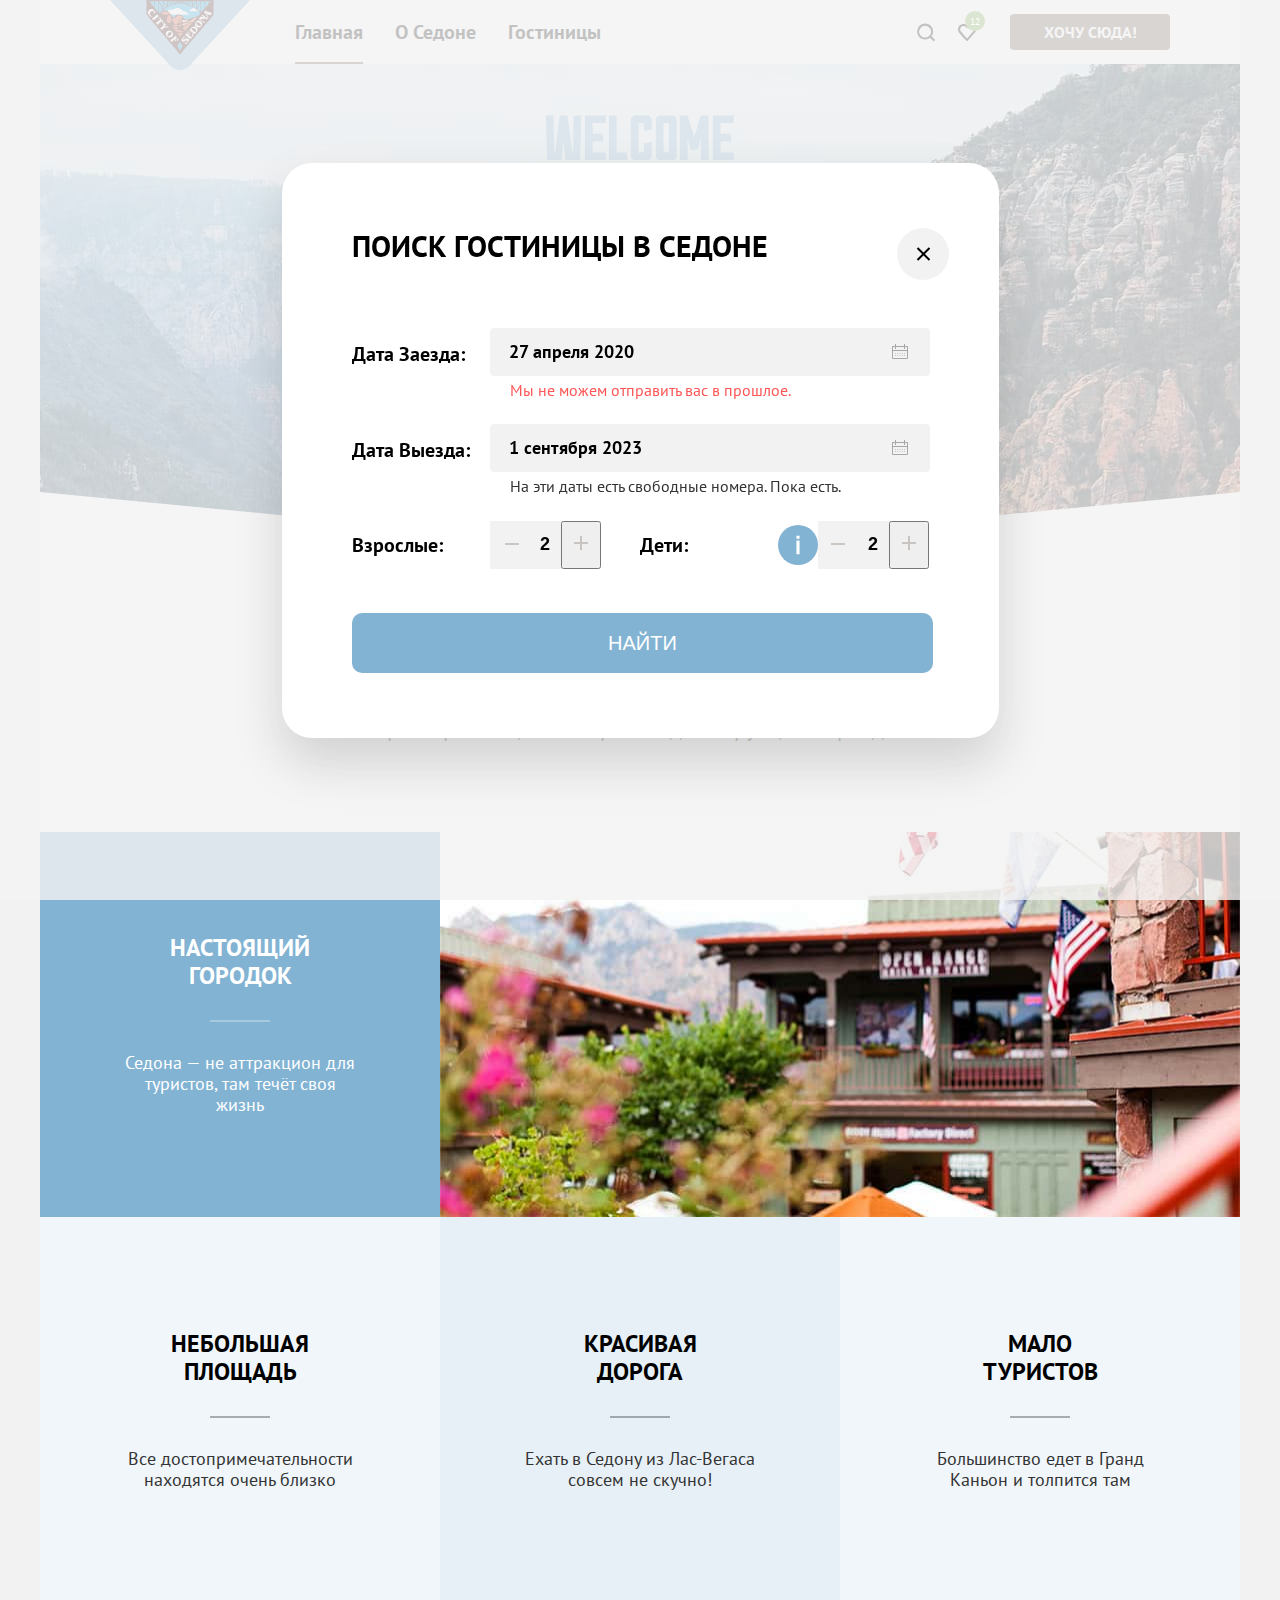
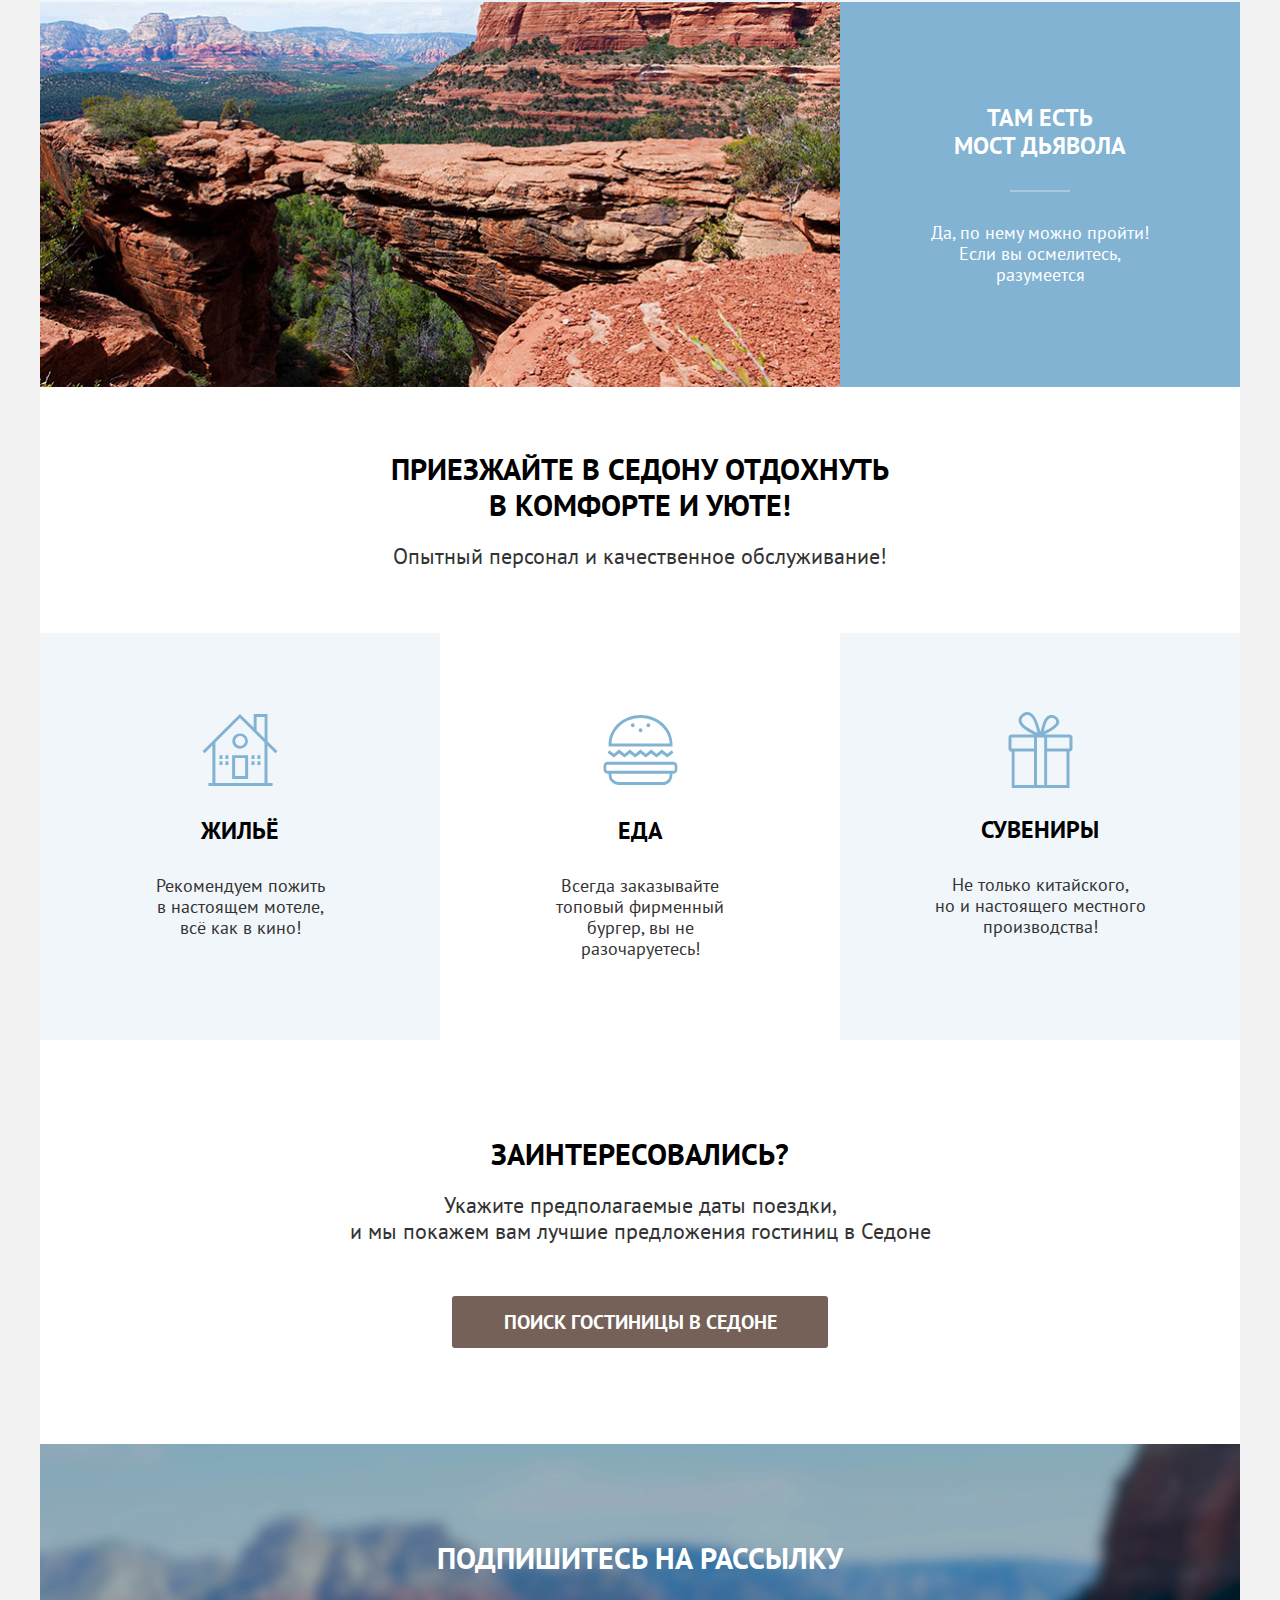
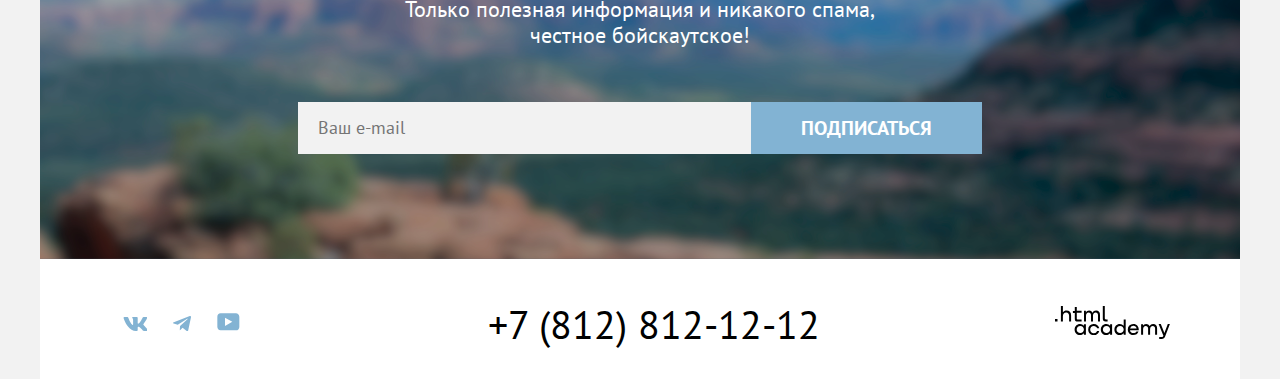
<file: index.html>
<!DOCTYPE html>
<html lang="ru">
  <head>
    <meta charset="utf-8">
    <title>HTML Academy: Седона</title>
    <link rel="stylesheet" href="styles/styles.css">
  </head>
  <body>
    <header class="page-header">
      <nav class="navigation">
        <a class="logo-link" href="#">
          <img alt="Логотип Седона" src="images/svg/logo.svg" width="140" height="70">
        </a>
        <ul class="navigation-list">
          <li>
            <a class="navigation-link navigation-decor" href="#">Главная</a>
          </li>
          <li>
            <a class="navigation-link" href="#">О Седоне</a>
          </li>
          <li>
            <a class="navigation-link" href="catalog.html">Гостиницы</a>
          </li>
        </ul>
        <div class="navigation-container-user">
          <ul class="navigation-list-user">
            <li class="icons-search">
              <a class="navigation-link-icons" href="#">
                <span class="visually-hidden">Поиск</span>
              </a>
            </li>
            <li class="icons-heart">
              <a class="navigation-link-icons navigation-icons" href="#">
                <span class="visually-hidden">Избранное</span>
              </a>
            </li>
          </ul>
          <a class="button-navigation-link" href="#">Хочу сюда!</a>
        </div>
      </nav>
    </header>
    <main class="main-container">
      <section class="hero">
        <h1 class="visually-hidden">Седона — небольшой городок в Аризоне </h1>
        <img class="hero-img" alt="Добро пожаловать в город Седона." src="images/svg/velcom.svg" width="458" height="352">
      </section>
      <section class="adventages">
        <h2 class="visually-hidden">Преимущества</h2>
        <p class="text-lead">Седона — небольшой городок в Аризоне, заслуживающий большего!</p>
        <p class="adventages-text-desc">Рассмотрим причины, по которым Седона круче, чем Гранд-Каньон!</p>
        <ul class="adventages-list">
          <li class="adventages-item">
            <h3 class="adventages-title">Настоящий городок</h3>
            <p class="adventages-text">Седона — не аттракцион для туристов, там течёт своя жизнь</p>
          </li>
          <li>
            <img class="adventages-imegs" alt="Домики на фоне гор" src="images/jpg/photo-1.jpg" width="800" height="385">
          </li>
          <li class="adventages-item">
            <h3 class="adventages-title adventages-title-wraper">Небольшая площадь</h3>
            <p class="adventages-text adventages-text-wraper">Все достопримечательности находятся очень близко</p>
          </li>
          <li class="adventages-item adventages-item-visible">
            <h3 class="adventages-title adventages-title-wraper">Красивая дорога</h3>
            <p class="adventages-text adventages-text-wraper">Ехать в Седону из Лас-Вегаса совсем не скучно!</p>
          </li>
          <li class="adventages-item">
            <h3 class="adventages-title adventages-title-wraper">Мало туристов</h3>
            <p class="adventages-text adventages-text-wraper">Большинство едет в Гранд Каньон и толпится там</p>
          </li>
          <li>
            <img class="adventages-imegs" alt="каньон, горы" src="images/jpg/photo-2.jpg" width="800" height="385">
          </li>
          <li class="adventages-item">
            <h3 class="adventages-title">Там есть <br>мост дьявола</h3>
            <p class="adventages-text">Да, по нему можно пройти! Если вы осмелитесь, разумеется</p>
          </li>
        </ul>
      </section>
      <section>
        <h2 class="visually-hidden">Сервис</h2>
        <div class="services-container">
          <p class="services-text-lead">Приезжайте в Седону отдохнуть в комфорте и уюте!</p>
          <p class="services-text-desc">Опытный персонал и качественное обслуживание!</p>
        </div>
        <ul class="services-list">
          <li class="services-item">
            <h3 class="services-title housing">Жильё</h3>
            <p class="services-text">Рекомендуем пожить <br>в настоящем мотеле,<br>всё как в кино!</p>
          </li>
          <li class="services-item services-item-meal">
            <h3 class="services-title meal">Еда</h3>
            <p class="services-text">Всегда заказывайте <br>топовый фирменный бургер, вы не разочаруетесь!</p>
          </li>
          <li class="services-item">
            <h3 class="services-title souvenirs">Сувениры</h3>
            <p class="services-text">Не только китайского, <br>но и настоящего местного производства!</p>
          </li>
        </ul>
      </section>
      <section class="search">
        <h2 class="search-title">Заинтересовались?</h2>
        <p class="search-text">Укажите предполагаемые даты поездки,<br> и мы покажем вам лучшие предложения гостиниц в Седоне</p>
        <a class="search-link-button" href="#">Поиск Гостиницы в Седоне</a>
      </section>
      <section class="subscride">
        <div class="subscride-container">
          <h2 class="subscride-title">Подпишитесь на рассылку</h2>
          <p class="subscride-text">Только полезная информация и никакого спама, честное бойскаутское!</p>
          <form class="subscride-form" action="https://echo.htmlacademy.ru" method="post">
            <input class="field"  placeholder="Ваш e-mail" type="email" name="subscride-email" id="subscride-email" required>
            <button class="button-subscride" type="submit">Подписаться</button>
          </form>
        </div>
      </section>
    </main>
    <footer class="page-footer">
      <section class='footer-contacts'>
        <h2 class="visually-hidden">Контактактная информация</h2>
        <ul class="footer-list">
          <li>
            <a class="footer-button" href="https://vk.com/htmlacademy">
              <span class="visually-hidden">ВКонтакте</span>
              <svg width="24" height="14" fill="#83B3D3" xmlns="http://www.w3.org/2000/svg">
                <path fill-rule="evenodd" clip-rule="evenodd" d="M24.1 1c.2-.6 0-1-.8-1h-2.6c-.7 0-1 .3-1.1.7 0 0-1.4 3.2-3.3 5.3-.6.6-.9.8-1.2.8-.2 0-.4-.2-.4-.7V.9c0-.6-.2-.9-.8-.9h-4c-.5 0-.8.3-.8.6 0 .6 1 .8 1 2.5V7c0 .8 0 1-.4 1-.9 0-3-3.2-4.3-6.9-.3-.7-.5-1-1.2-1H1.6C.8 0 .6.3.6.7c0 .7 1 4.1 4.2 8.6 2.2 3 5.2 4.7 8 4.7 1.7 0 1.9-.4 1.9-1v-2.3c0-.8.2-.9.7-.9.4 0 1 .2 2.6 1.7 1.8 1.7 2 2.5 3 2.5h2.7c.7 0 1.1-.4 1-1.1-.3-.7-1.2-1.8-2.3-3L20.6 8c-.4-.5-.3-.7 0-1.1 0 0 3.2-4.4 3.5-6Z"/>
              </svg>
            </a>
          </li>
          <li>
            <a class="footer-button" href="https://t.me/htmlacademy">
              <span class="visually-hidden">Телеграмм</span>
              <svg width="18" height="15" fill="#83B3D3" xmlns="http://www.w3.org/2000/svg">
                <path d="M16.79.1.84 6.25c-1.09.43-1.08 1.04-.2 1.31l4.1 1.28 9.47-5.98c.44-.27.85-.12.52.18L7.05 9.96l-.28 4.22c.41 0 .6-.19.83-.41l1.99-1.93 4.13 3.05c.77.42 1.31.2 1.5-.7l2.72-12.8c.28-1.12-.43-1.62-1.16-1.3Z"/>
              </svg>
            </a>
          </li>
          <li>
            <a class="footer-button" href="https://www.youtube.com/user/htmlacademyru">
              <span class="visually-hidden">Youtube</span>
              <svg width="23" height="18" viewBox="0 0 23 18" fill="#83B3D3" xmlns="http://www.w3.org/2000/svg">
                <path d="M18.9402 0.356445H3.50738C1.64668 0.356445 0.333252 1.9502 0.333252 3.75645V13.8502C0.333252 15.7627 1.64668 17.3564 3.50738 17.3564H19.1591C20.8009 17.3564 22.3333 15.7627 22.3333 13.9564V3.75645C22.1143 1.9502 20.8009 0.356445 18.9402 0.356445ZM7.99494 12.8939V4.81894L15.3283 8.85645L7.99494 12.8939Z"/>
              </svg>
            </a>
          </li>
        </ul>
        <a class="contacts" href="tel:+78128121212">+7 (812) 812-12-12</a>
        <a class="footer-link" href="https://echo.htmlacademy.ru">
          <span class="visually-hidden">Логотип html.academy</span>
          <svg width="115" height="33" fill="#000" xmlns="http://www.w3.org/2000/svg">
            <path d="M0 12.9v2.6h2.5v-2.6H0ZM11.6 4.5c-1.6 0-2.8.7-3.6 1.7h-.1V0h-2v15.5h2v-5.3c0-2.1 1.3-3.6 3.3-3.6 1.8 0 2.9 1.4 2.9 3.2v5.7h2V9.4c.1-3-1.8-4.9-4.5-4.9ZM26.6 4.8h-4.8V1.1h-2v3.8h-1.9v2h1.9v6c0 1.7 1 2.7 2.7 2.7h4.1v-2h-3.7c-.7 0-1.1-.4-1.1-1.1V6.8h4.8v-2ZM41.1 4.6c-1.6 0-2.9.8-3.5 2.1h-.1a3.7 3.7 0 0 0-3.4-2.1c-1.4 0-2.5.8-3.1 1.8h-.1V4.8H29v10.6h2V10c0-2 1-3.5 2.6-3.5 1.5 0 2.4 1 2.4 2.6v6.3h2V9.8c0-2.4 1.4-3.3 2.6-3.3 1.5 0 2.4 1 2.4 2.6v6.3h2V8.9c.1-2.5-1.4-4.3-3.9-4.3ZM47.8 12.7c0 1.7 1 2.7 2.8 2.7h2v-2h-1.7c-.7 0-1.1-.4-1.1-1.1V0h-2v12.7ZM28.9 19.7a4.9 4.9 0 0 0-3.9-1.8c-3.1 0-5.4 2.3-5.4 5.6s2.3 5.6 5.4 5.6c1.8 0 3-.8 3.8-1.9h.1v1.6h2V18.2h-2v1.5Zm-3.6 7.4a3.5 3.5 0 0 1-3.6-3.6c0-2 1.4-3.6 3.6-3.6s3.6 1.6 3.6 3.6c0 1.9-1.4 3.6-3.6 3.6ZM44.2 22c-.5-2.4-2.6-4.1-5.4-4.1a5.4 5.4 0 0 0-5.6 5.6c0 3.1 2.2 5.6 5.6 5.6 2.8 0 4.9-1.8 5.4-4.2h-2.1a3.4 3.4 0 0 1-3.3 2.3 3.5 3.5 0 0 1-3.6-3.6c0-2 1.4-3.6 3.6-3.6 1.6 0 2.8 1 3.3 2.2h2.1V22ZM55.1 19.7a4.9 4.9 0 0 0-3.9-1.8c-3.1 0-5.4 2.3-5.4 5.6s2.3 5.6 5.4 5.6c1.8 0 3-.8 3.8-1.9h.1v1.6h2V18.2h-2v1.5Zm-3.6 7.4a3.5 3.5 0 0 1-3.6-3.6c0-2 1.4-3.6 3.6-3.6s3.6 1.6 3.6 3.6c0 1.9-1.5 3.6-3.6 3.6ZM68.7 19.8a5 5 0 0 0-3.9-1.9c-3.1 0-5.4 2.3-5.4 5.6s2.2 5.6 5.4 5.6c1.7 0 3-.8 3.8-1.8h.1v1.5h2V13.4h-2v6.4Zm-3.6 7.3a3.5 3.5 0 0 1-3.6-3.6c0-2 1.4-3.6 3.6-3.6s3.6 1.6 3.6 3.6c-.1 2-1.5 3.6-3.6 3.6ZM78.3 17.9a5.4 5.4 0 0 0-5.5 5.6c0 3 2.1 5.6 5.5 5.6 2.5 0 4.5-1.3 5.2-3.6h-2.1c-.5 1-1.6 1.6-3 1.6-1.9 0-3.3-1.3-3.4-2.9h8.8c.2-3.6-2-6.3-5.5-6.3Zm0 1.9c1.7 0 3 1 3.3 2.6h-6.5a3.2 3.2 0 0 1 3.2-2.6ZM98.2 17.9a4 4 0 0 0-3.6 2h-.1c-.6-1.2-1.8-2-3.4-2-1.4 0-2.5.7-3.1 1.8v-1.5h-1.9v10.6h2v-5.4c0-2 1-3.4 2.6-3.5 1.5 0 2.4 1 2.4 2.6v6.3h2v-5.6c0-2.4 1.4-3.3 2.6-3.3 1.5 0 2.4 1 2.4 2.6v6.3h2v-6.5c.1-2.6-1.4-4.4-3.9-4.4ZM109.4 27l-3.6-8.9h-2.2l4.8 11.6c-.3.9-.7 1.2-1.7 1.2h-2.5v2h2.5c1.8 0 2.8-.8 3.5-2.6l4.7-12.2h-2.1l-3.4 8.9Z"/>
          </svg>
        </a>
      </section>
    </footer>
    <div class="modal-container modal-container-close">
      <div class="modal">
        <button class="modal-close-button" type="button">
          <span class="visually-hidden">Закрыть.</span>
        </button>
        <section class="modal-content">
          <h2 class="modal-title">Поиск гостиницы в седоне</h2>
          <form action="https://echo.htmlacademy.ru/" method="post">
            <fieldset class="field-group-date">
              <h3 class="check-in-date-text">Дата Заезда:</h3>
              <label class="check-in-date-control" for="check-in-date-text">
                <input class="check-in-date-field" type="text" id="check-in-date-text" name="check-in-date-text" value="27 апреля 2020" required>
              </label>
            </fieldset>
            <p class="field-text-color">Мы не можем отправить вас в прошлое.</p>
            <fieldset class="field-group-date">
              <h3 class="check-in-date">Дата Выезда:</h3>
              <label class="check-in-date-control" for="check-in-date">
                <input class="check-in-date-field" type="text" id="check-in-date" name="check-in-date" value="1 сентября 2023" required>
              </label>
            </fieldset>
            <p class="field-text">На эти даты есть свободные номера. Пока есть.</p>
            <div class="field-group-container">
              <fieldset class="field-group-adults">
                <h3 class="check-in-departure-date">Взрослые:</h3>
                <button class="min-button" type="button" id="adults-min">
                  <span class="icon-minus"></span>
                </button>
                <label class="adults-control" for="adults">
                  <input class="adults-field" type="text" id="adults" name="number" value="2" required>
                </label>
                <button class="max-button" type="button" id="adults-max">
                  <svg width="14" height="14" fill="rgba(117, 97, 87, 0.3);" xmlns="http://www.w3.org/2000/svg">
                    <path d="M14 6H8V0H6V6H0V8H6V14H8V8H14V6Z"/>
                  </svg>
                </button>
              </fieldset>
              <fieldset class="field-group-children">
                <h3 class="check-in-departure-date">Дети:</h3>
                <button class="tooltip-toggle" type="button" aria-labelledby="tooltip-label-date">
                  <svg class="tooltip-icon" width="26" height="26" viewBox="0 0 26 26" fill="currentColor" xmlns="http://www.w3.org/2000/svg">
                    <circle cx="13" cy="13" r="13"/>
                    <path fill-rule="evenodd" clip-rule="evenodd" d="M12 7H14V9H12V7ZM14 19H12V10H14V19Z" fill="white"/>
                  </svg>
                </button>
                <span class="tooltip-text" role="tooltip" id="tooltip-label-date">Укажите количество детей, которые будут с вами, возраст которых от 6 до 18 лет. Дети до 6 лет размещаются бесплатно.</span>
                <button class="min-button" type="button">
                  <span class="icon-minus-right"></span>
                </button>
                <label class="children-control adults-control" for="children">
                  <input class="adults-field" type="text" id="children" name="children" value="2" required>
                </label>
                <button class="max-button" type="button">
                  <svg width="14" height="14" fill="rgba(117, 97, 87, 0.3);" xmlns="http://www.w3.org/2000/svg">
                    <path d="M14 6H8V0H6V6H0V8H6V14H8V8H14V6Z"/>
                  </svg>
                </button>
              </fieldset>
            </div>
            <button class="search-form-button" type="submit">Найти</button>
          </form>
        </section>
      </div>
    </div>
  </body>
</html>
</file>
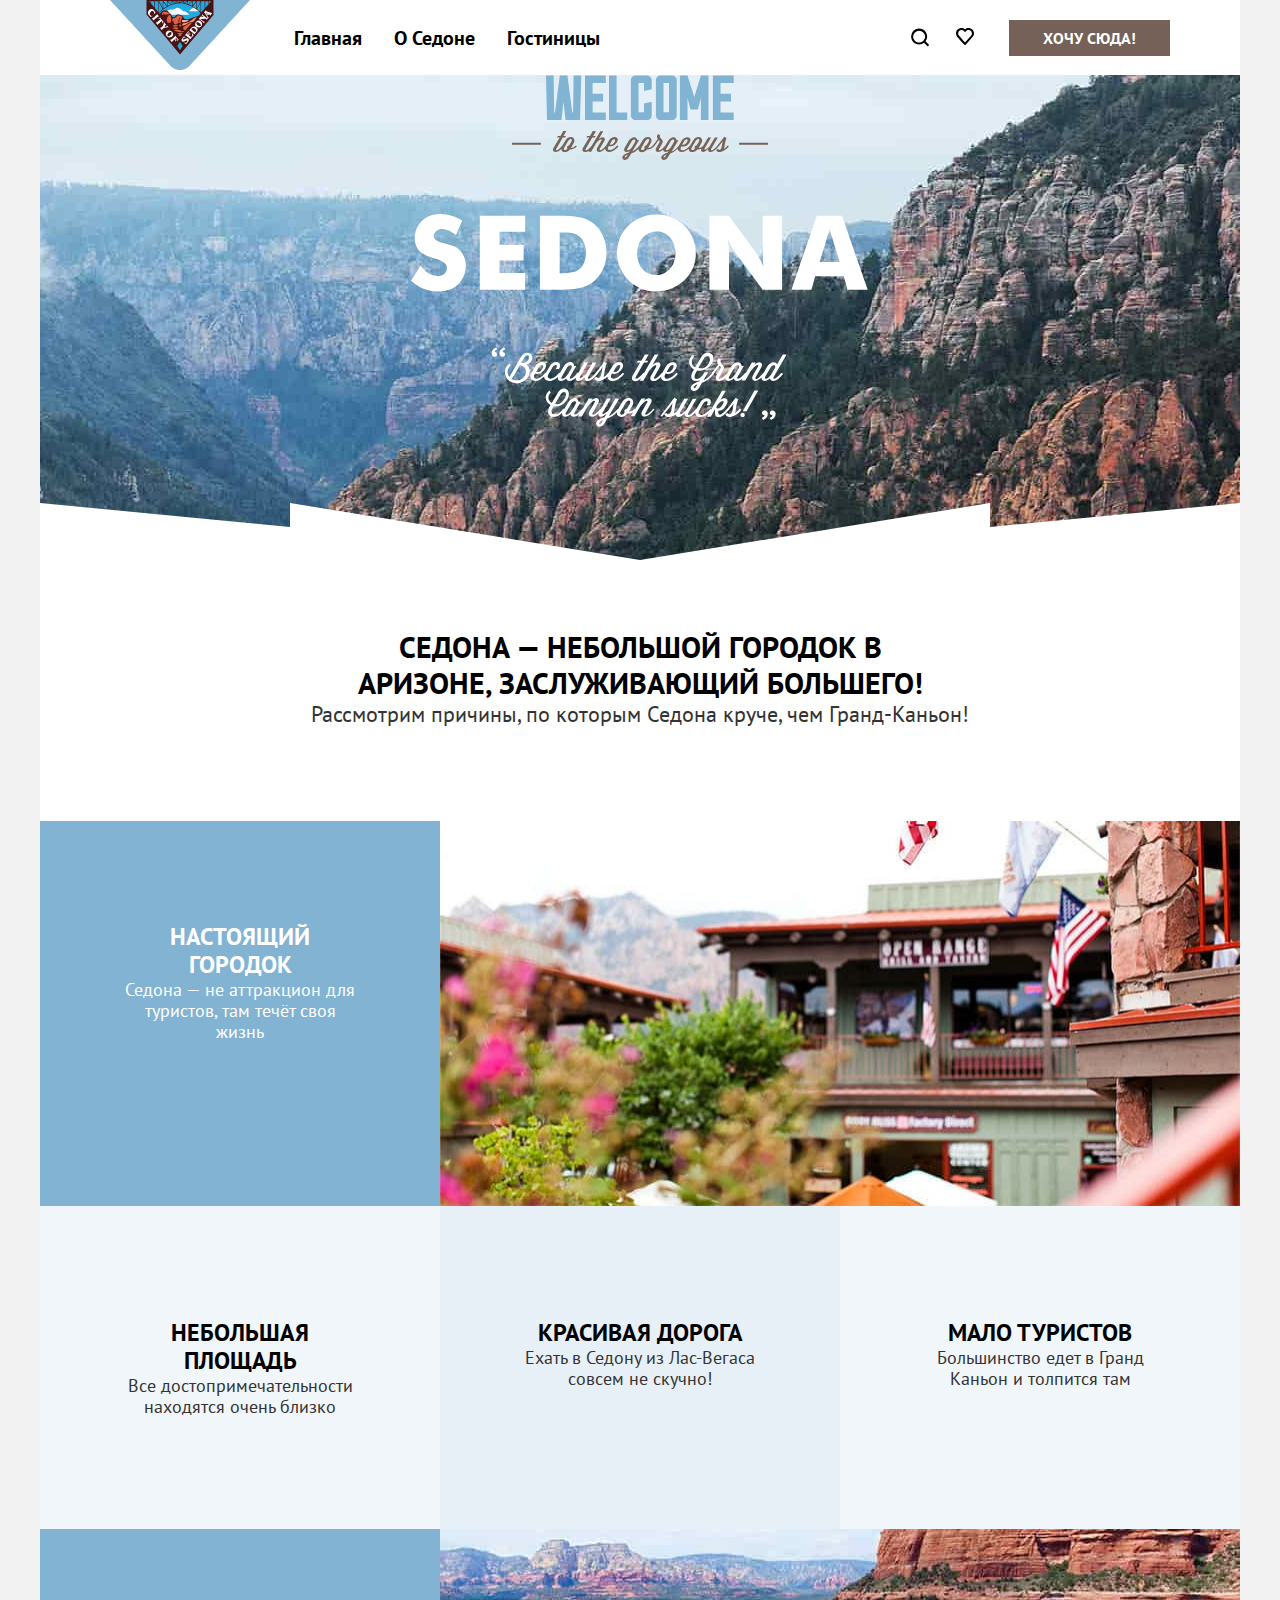
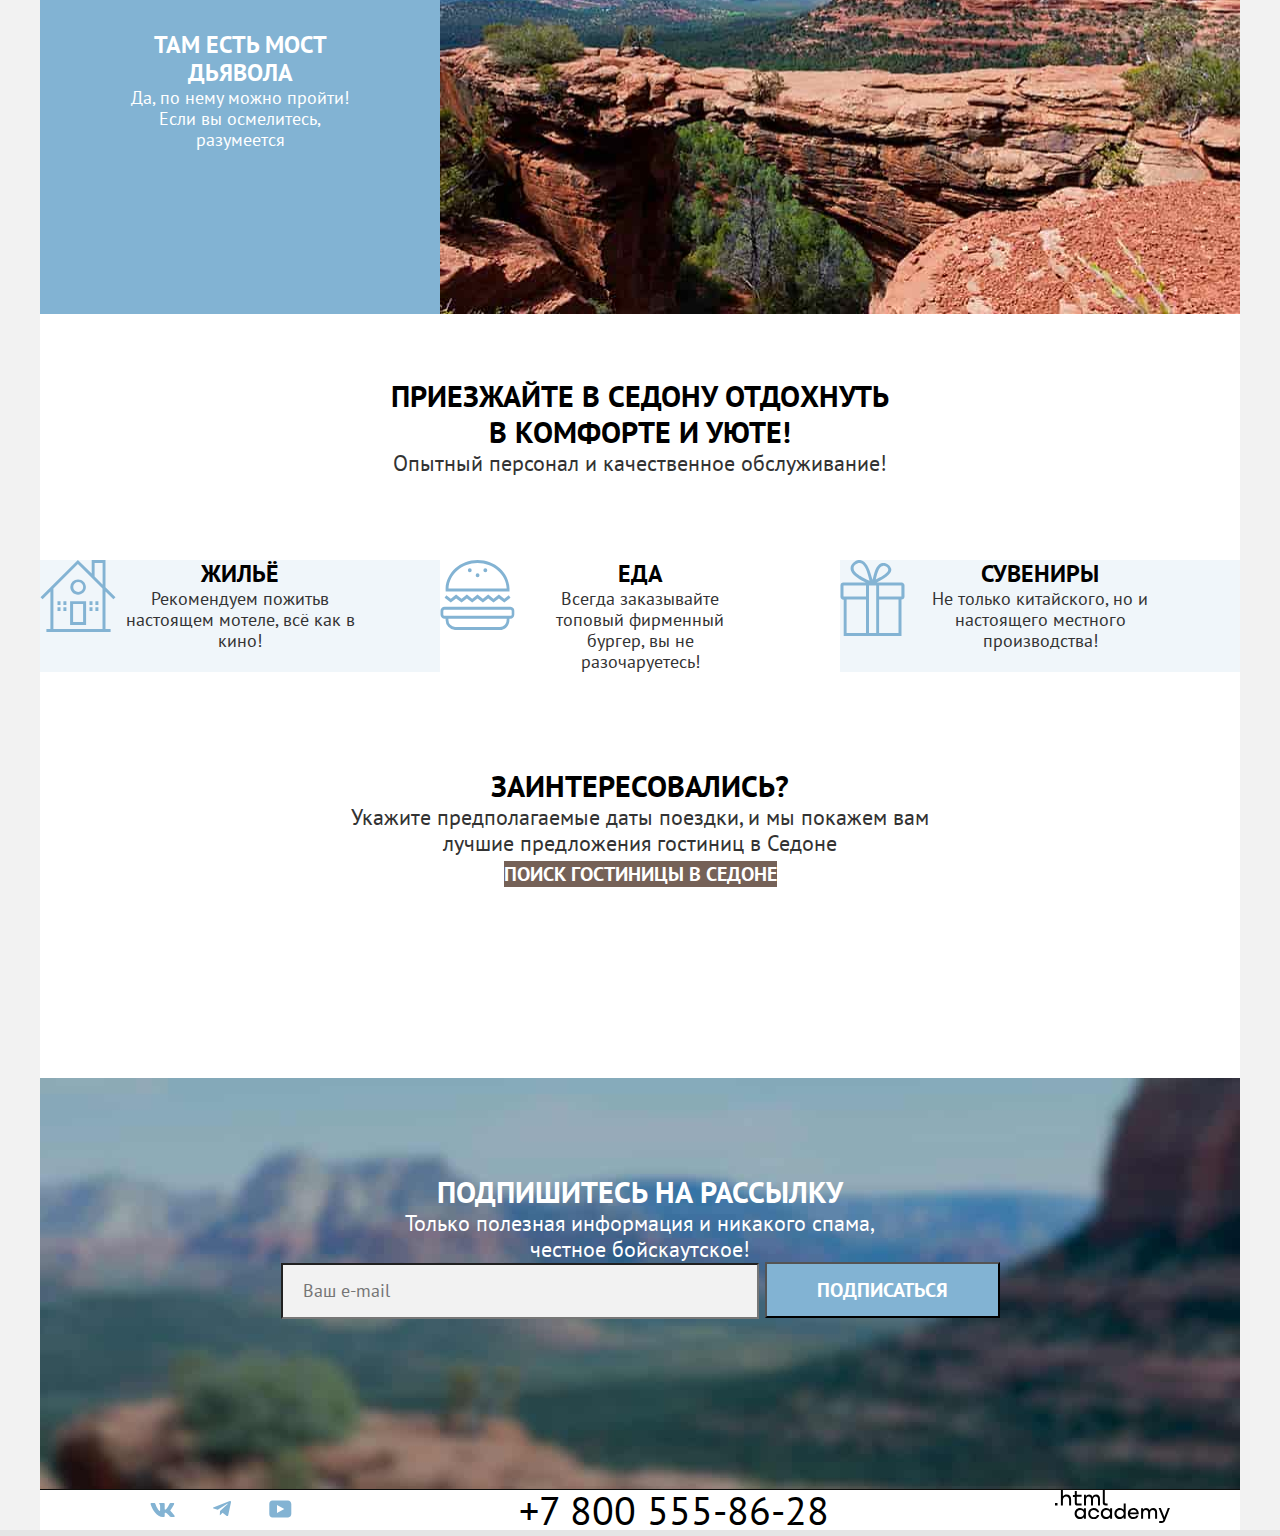
<file: 5/index.html>
<!DOCTYPE html>
<html lang="ru">
  <head>
    <meta charset="utf-8">
    <title>HTML Academy: Седона</title>
    <link rel="stylesheet" href="styles/styles.css">
    <base href="https://htmlacademy-htmlcss.github.io/2065575-sedona-36/5/">
</head>
  <body>
    <header class="page-header">
      <nav class="navigation">
        <a class="navigation-link" href="#">
          <img class="navigation-logo" alt="Логотип Седона" src="images/svg/logo.svg" width="140" height="70">
        </a>
        <ul class="navigation-list">
          <li class="navigation-item">
            <a class="navigation-link" href="#">Главная</a>
          </li>
          <li class="navigation-item">
            <a class="navigation-link" href="#">О Седоне</a>
          </li>
          <li class="navigation-item">
            <a class="navigation-link" href="catalog.html">Гостиницы</a>
          </li>
        </ul>
        <ul class="navigation-list navigation-user">
          <li class="navigation-item icons-search">
            <a class="navigation-link" href="#">
              <span class="visually-hidden">Поиск</span>
            </a>
          </li>
          <li class="navigation-item icons-heart">
            <a class="navigation-link" href="#">
              <span class="visually-hidden">Избранное</span>
            </a>
          </li>
        </ul>
        <a class="navigation-link-botton navigation-link" href="#">Хочу сюда!</a>
      </nav>
    </header>
    <main class="class='main-container' main-index">
      <div class="page-container">
        <section class="hero">
          <h1 class="visually-hidden">Седона — небольшой городок в Аризоне </h1>
          <div class="hero-container">
            <img class="hero-img" alt="Добро пожаловать в город Седона" src="images/svg/welcome.svg" width="458" height="352">
          </div>
        </section>
        <section class="adventages">
          <h2 class="visually-hidden">Преимущества</h2>
          <div class="adventages-container">
            <p class="text-lead">Седона — небольшой городок в Аризоне, заслуживающий большего!</p>
            <p class="adventages-text-desc">Рассмотрим причины, по которым Седона круче, чем Гранд-Каньон!</p>
          </div>
          <ul class="adventages-list">
            <li class="adventages-item-items">
              <div class="advantages-item-container">
                <h3 class="adventages-title-text">Настоящий городок</h3>
                <p class="adventages-text">Седона — не аттракцион для туристов, там течёт своя жизнь</p>
              </div>
              <img class="adventages-img" alt="Домики на фоне гор" src="images/jpg/photo-1.jpg" width="800" height="385">
            </li>
            <li class="adventages-item">
              <h3 class="adventages-title">Небольшая площадь</h3>
              <p class="adventages-text">Все достопримечательности находятся очень близко</p>
            </li>
            <li class="adventages-item adventages-item-visible">
              <h3 class="adventages-title">Красивая дорога</h3>
              <p class="adventages-text">Ехать в Седону из Лас-Вегаса совсем не скучно!</p>
            </li>
            <li class="adventages-item">
              <h3 class="adventages-title">Мало туристов</h3>
              <p class="adventages-text">Большинство едет в Гранд Каньон и толпится там</p>
            </li>
            <li class="adventages-item-items">
              <div class="advantages-item-container">
                <h3 class="adventages-title-text">Там есть мост дьявола</h3>
                <p class="adventages-text">Да, по нему можно пройти! Если вы осмелитесь, разумеется</p>
              </div>
              <img class="adventages-img" alt="коньен, горы" src="images/jpg/photo-2.jpg" width="800" height="385">
            </li>
          </ul>
        </section>
        <section class="services">
          <h2 class="visually-hidden">Сервис</h2>
          <div class="services-container">
            <p class="services-text-lead">Приезжайте в Седону отдохнуть в комфорте и уюте!</p>
            <p class="services-text-desc">Опытный персонал и качественное обслуживание!</p>
          </div>
          <ul class="services-list">
            <li class="services-item housing">
              <h3 class="services-title">Жильё</h3>
              <p class="services-text">Рекомендуем пожитьв настоящем мотеле, всё как в кино!</p>
            </li>
            <li class="services-item meal">
              <h3 class="services-title">Еда</h3>
              <p class="services-text">Всегда заказывайте топовый фирменный бургер, вы не разочаруетесь!</p>
            </li>
            <li class="services-item souvenirs">
              <h3 class="services-title">Сувениры</h3>
              <p class="services-text">Не только китайского, но и настоящего местного производства!</p>
            </li>
          </ul>
        </section>
        <section class="search">
          <h2 class="search-title">Заинтересовались?</h2>
          <p class="search-text">Укажите предполагаемые даты поездки, и мы покажем вам лучшие предложения гостиниц в Седоне</p>
          <a class="search-link-botton" href="catalog.html">Поиск Гостиницы в Седоне</a>
        </section>
        <section class="subscride">
          <div class="subscride-container">
            <h2 class="subscride-title">Подпишитесь на рассылку</h2>
            <p class="subscride-text">Только полезная информация и никакого спама, честное бойскаутское!</p>
            <form class="subscride-form" action="https://echo.htmlacademy.ru" method="post">
              <input class="field"  placeholder="Ваш e-mail" type="email" name="subscride-email" id="subscride-email" required>
              <button class="subscride-button" type="submit">Подписаться</button>
            </form>
          </div>
        </section>
      </div>
    </main>
    <footer class="page-footer">
      <section class='footer-contacts'>
        <h2 class="visually-hidden">Контактактная информация</h2>
        <ul class="footer-list">
          <li class="footer-item">
            <a class="footer-button" href="https://vk.com/htmlacademy">
              <span class="visually-hidden">ВКонтакте</span>
              <svg width="25" height="14" fill="none" xmlns="http://www.w3.org/2000/svg">
                <path fill-rule="evenodd" clip-rule="evenodd" d="M24.1 1c.2-.6 0-1-.8-1h-2.6c-.7 0-1 .3-1.1.7 0 0-1.4 3.2-3.3 5.3-.6.6-.9.8-1.2.8-.2 0-.4-.2-.4-.7V.9c0-.6-.2-.9-.8-.9h-4c-.5 0-.8.3-.8.6 0 .6 1 .8 1 2.5V7c0 .8 0 1-.4 1-.9 0-3-3.2-4.3-6.9-.3-.7-.5-1-1.2-1H1.6C.8 0 .6.3.6.7c0 .7 1 4.1 4.2 8.6 2.2 3 5.2 4.7 8 4.7 1.7 0 1.9-.4 1.9-1v-2.3c0-.8.2-.9.7-.9.4 0 1 .2 2.6 1.7 1.8 1.7 2 2.5 3 2.5h2.7c.7 0 1.1-.4 1-1.1-.3-.7-1.2-1.8-2.3-3L20.6 8c-.4-.5-.3-.7 0-1.1 0 0 3.2-4.4 3.5-6Z" fill="#83B3D3"/>
              </svg>
            </a>
          </li>
          <li class="footer-item">
            <a class="footer-button" href="https://t.me/htmlacademy">
              <span class="visually-hidden">Телеграмм</span>
              <svg width="18" height="16" fill="none" xmlns="http://www.w3.org/2000/svg">
                <path d="M16.79.1.84 6.25c-1.09.43-1.08 1.04-.2 1.31l4.1 1.28 9.47-5.98c.44-.27.85-.12.52.18L7.05 9.96l-.28 4.22c.41 0 .6-.19.83-.41l1.99-1.93 4.13 3.05c.77.42 1.31.2 1.5-.7l2.72-12.8c.28-1.12-.43-1.62-1.16-1.3Z" fill="#83B3D3"/>
              </svg>
            </a>
          </li>
          <li class="footer-item">
            <a class="footer-button" href="https://www.youtube.com/user/htmlacademyru">
              <span class="visually-hidden">Youtube</span>
              <svg width="23" height="18" fill="none" xmlns="http://www.w3.org/2000/svg">
                <path d="M19 .5H3.4C1.6.5.3 2.1.3 3.9v10c0 2 1.3 3.6 3.2 3.6h15.7c1.6 0 3.1-1.6 3.1-3.4V3.9C22.1 2.1 20.8.5 19 .5ZM8 13V5l7.3 4L8 13Z" fill="#83B3D3"/>
              </svg>
            </a>
          </li>
        </ul>
        <a class="contacts" href="tel:+78005558628">+7 800 555-86-28</a>
        <a class="footer-link" href="https://echo.htmlacademy.ru">
          <span class="visually-hidden">Логотип html.academy</span>
          <svg width="115" height="33" fill="none" xmlns="http://www.w3.org/2000/svg">
            <path d="M0 12.9v2.6h2.5v-2.6H0ZM11.6 4.5c-1.6 0-2.8.7-3.6 1.7h-.1V0h-2v15.5h2v-5.3c0-2.1 1.3-3.6 3.3-3.6 1.8 0 2.9 1.4 2.9 3.2v5.7h2V9.4c.1-3-1.8-4.9-4.5-4.9ZM26.6 4.8h-4.8V1.1h-2v3.8h-1.9v2h1.9v6c0 1.7 1 2.7 2.7 2.7h4.1v-2h-3.7c-.7 0-1.1-.4-1.1-1.1V6.8h4.8v-2ZM41.1 4.6c-1.6 0-2.9.8-3.5 2.1h-.1a3.7 3.7 0 0 0-3.4-2.1c-1.4 0-2.5.8-3.1 1.8h-.1V4.8H29v10.6h2V10c0-2 1-3.5 2.6-3.5 1.5 0 2.4 1 2.4 2.6v6.3h2V9.8c0-2.4 1.4-3.3 2.6-3.3 1.5 0 2.4 1 2.4 2.6v6.3h2V8.9c.1-2.5-1.4-4.3-3.9-4.3ZM47.8 12.7c0 1.7 1 2.7 2.8 2.7h2v-2h-1.7c-.7 0-1.1-.4-1.1-1.1V0h-2v12.7ZM28.9 19.7a4.9 4.9 0 0 0-3.9-1.8c-3.1 0-5.4 2.3-5.4 5.6s2.3 5.6 5.4 5.6c1.8 0 3-.8 3.8-1.9h.1v1.6h2V18.2h-2v1.5Zm-3.6 7.4a3.5 3.5 0 0 1-3.6-3.6c0-2 1.4-3.6 3.6-3.6s3.6 1.6 3.6 3.6c0 1.9-1.4 3.6-3.6 3.6ZM44.2 22c-.5-2.4-2.6-4.1-5.4-4.1a5.4 5.4 0 0 0-5.6 5.6c0 3.1 2.2 5.6 5.6 5.6 2.8 0 4.9-1.8 5.4-4.2h-2.1a3.4 3.4 0 0 1-3.3 2.3 3.5 3.5 0 0 1-3.6-3.6c0-2 1.4-3.6 3.6-3.6 1.6 0 2.8 1 3.3 2.2h2.1V22ZM55.1 19.7a4.9 4.9 0 0 0-3.9-1.8c-3.1 0-5.4 2.3-5.4 5.6s2.3 5.6 5.4 5.6c1.8 0 3-.8 3.8-1.9h.1v1.6h2V18.2h-2v1.5Zm-3.6 7.4a3.5 3.5 0 0 1-3.6-3.6c0-2 1.4-3.6 3.6-3.6s3.6 1.6 3.6 3.6c0 1.9-1.5 3.6-3.6 3.6ZM68.7 19.8a5 5 0 0 0-3.9-1.9c-3.1 0-5.4 2.3-5.4 5.6s2.2 5.6 5.4 5.6c1.7 0 3-.8 3.8-1.8h.1v1.5h2V13.4h-2v6.4Zm-3.6 7.3a3.5 3.5 0 0 1-3.6-3.6c0-2 1.4-3.6 3.6-3.6s3.6 1.6 3.6 3.6c-.1 2-1.5 3.6-3.6 3.6ZM78.3 17.9a5.4 5.4 0 0 0-5.5 5.6c0 3 2.1 5.6 5.5 5.6 2.5 0 4.5-1.3 5.2-3.6h-2.1c-.5 1-1.6 1.6-3 1.6-1.9 0-3.3-1.3-3.4-2.9h8.8c.2-3.6-2-6.3-5.5-6.3Zm0 1.9c1.7 0 3 1 3.3 2.6h-6.5a3.2 3.2 0 0 1 3.2-2.6ZM98.2 17.9a4 4 0 0 0-3.6 2h-.1c-.6-1.2-1.8-2-3.4-2-1.4 0-2.5.7-3.1 1.8v-1.5h-1.9v10.6h2v-5.4c0-2 1-3.4 2.6-3.5 1.5 0 2.4 1 2.4 2.6v6.3h2v-5.6c0-2.4 1.4-3.3 2.6-3.3 1.5 0 2.4 1 2.4 2.6v6.3h2v-6.5c.1-2.6-1.4-4.4-3.9-4.4ZM109.4 27l-3.6-8.9h-2.2l4.8 11.6c-.3.9-.7 1.2-1.7 1.2h-2.5v2h2.5c1.8 0 2.8-.8 3.5-2.6l4.7-12.2h-2.1l-3.4 8.9Z" fill="#000"/>
          </svg>
        </a>
      </section>
    </footer>
  </body>
</html>
</file>
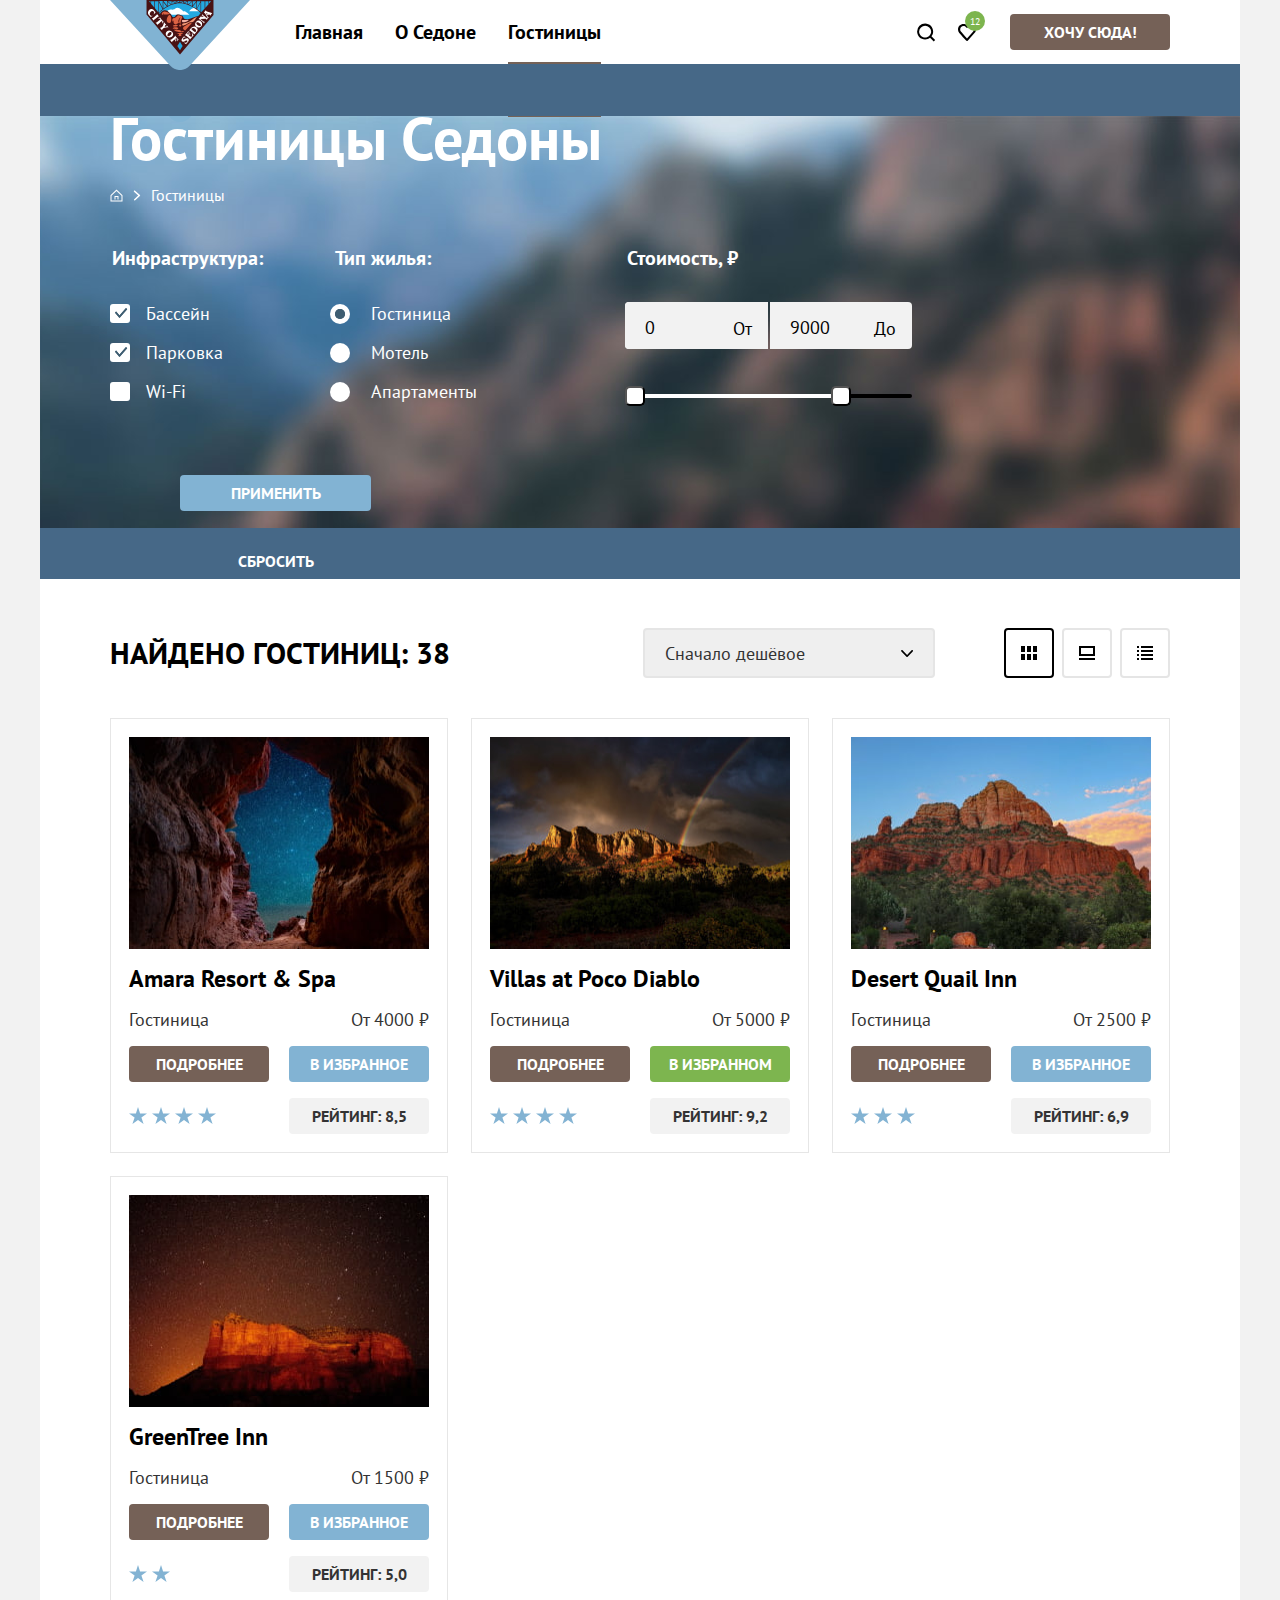
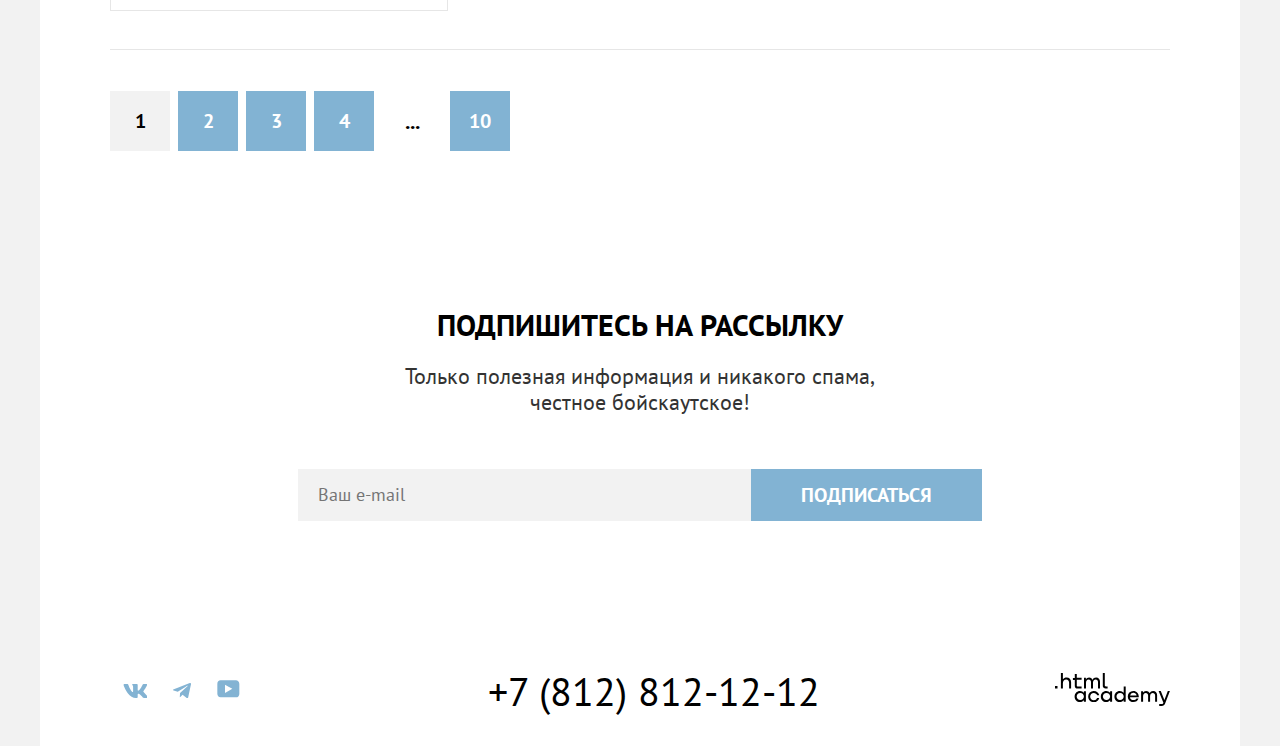
<file: catalog.html>
<!DOCTYPE html>
<html lang="ru">
  <head>
    <meta charset="utf-8">
    <title>HTML Academy: Седона</title>
    <link rel="stylesheet" href="styles/styles.css">
  </head>
  <body>
    <header class="page-header">
      <nav class="navigation">
        <a class="logo-link" href="index.html">
          <img alt="Логотип Седона" src="images/svg/logo.svg" width="140" height="70">
        </a>
        <ul class="navigation-list">
          <li>
            <a class="navigation-link" href="index.html">Главная</a>
          </li>
          <li>
            <a class="navigation-link" href="index.html">О Седоне</a>
          </li>
          <li>
            <a class="navigation-link navigation-decor-catalog" href="#">Гостиницы</a>
          </li>
        </ul>
        <div class="navigation-container-user">
          <ul class="navigation-list-user">
            <li class="icons-search">
              <a class="navigation-link-icons" href="#">
                <span class="visually-hidden">Поиск</span>
              </a>
            </li>
            <li class="icons-heart">
              <span class="icons-heart-container"></span>
              <a class="navigation-link-icons navigation-icons" href="#">
                <span class="visually-hidden">Избранное</span>
              </a>
            </li>
          </ul>
          <a class="button-navigation-link" href="#">Хочу сюда!</a>
        </div>
      </nav>
    </header>
    <main class="main-container">
      <div class="main-filter-container">
        <header class="inner-header">
          <h1 class="inner-header-title">Гостиницы Седоны</h1>
          <ol class="breadcruds">
            <li class="breadcruds-item">
              <a class="breadcruds-link" href="index.html">
                <span class="visually-hidden">Иконка с переходом на главную страницу</span>
                <svg class="breadcruds-imeges" width="13" height="13" fill="#fff" xmlns="http://www.w3.org/2000/svg">
                  <path d="m6.5.5-6 5.8v6.2h12V6.3L6.5.5Zm5 11h-10V6.7l5-4.8 5 4.8v4.8Z"/>
                  <path d="M4.5 10.5h1V8h2v2.5h1V7h-4v3.5Z"/>
                </svg>
              </a>
            </li>
            <li>
              <a class="breadcruds-button" href="#">Гостиницы</a>
            </li>
          </ol>
        </header>
        <section class="filter">
          <h2 class="visually-hidden" hidden>Фильтры для выбора гостиниц</h2>
          <form class="catalog-filter" action="https://echo.htmlacademy.ru" method="post">
            <div class="filter-container">
              <fieldset class="catalog-filter-group">
                <legend class="catalog-filter-title">Инфраструктура:</legend>
                <ul class="catalog-filter-list">
                  <li>
                    <label class="control">
                      <input class="visually-hidden control-input" type="checkbox" name="Swimming pool" checked>
                      <span class="control-mark"></span>
                      <span class="control-label">Бассейн</span>
                    </label>
                  </li>
                  <li>
                    <label class="control">
                      <input class="visually-hidden control-input" type="checkbox" name="Parking space" checked>
                      <span class="control-mark"></span>
                      <span class="control-label">Парковка</span>
                    </label>
                  </li>
                  <li>
                    <label class="control">
                      <input class="visually-hidden control-input" type="checkbox" name="Wi-Fi">
                      <span class="control-mark"></span>
                      <span class="control-label">Wi-Fi</span>
                    </label>
                  </li>
                </ul>
              </fieldset>
            </div>
            <div class="filter-container-right">
              <fieldset class="catalog-filter-group">
                <legend class="catalog-filter-title">Тип жилья:</legend>
                <ul class="catalog-filter-list">
                  <li>
                    <label class="control-radio">
                      <input class="visually-hidden control-input-radio" type="radio" name="product-group" value="care-products" checked>
                      <span class="control-mark-radio"></span>
                      <span class="control-label-radio">Гостиница</span>
                    </label>
                  </li>
                  <li>
                    <label class="control-radio">
                      <input class="visually-hidden control-input-radio" type="radio" name="product-group" value="care-products">
                      <span class="control-mark-radio"></span>
                      <span class="control-label-radio">Мотель</span>
                    </label>
                  </li>
                  <li>
                    <label class="control-radio">
                      <input class="visually-hidden control-input-radio" type="radio" name="product-group" value="care-products">
                      <span class="control-mark-radio"></span>
                      <span class="control-label-radio">Апартаменты</span>
                    </label>
                  </li>
                </ul>
              </fieldset>
            </div>
            <fieldset class="catalog-filter-group">
              <legend class="catalog-filter-title">Стоимость, ₽</legend>
              <div class="range">
                <div class="range-wrapper-inputs">
                  <label class="catalog-filter-label">
                    <input class="range-input" type="text" name="min" value="0">
                    <span class="range-input-text">От</span>
                  </label>
                  <label class="catalog-filter-label-max">
                    <input class="range-input-right" type="text" name="max" value="9000">
                    <span class="range-input-text-max">До</span>
                  </label>
                </div>
                <div class="range-scale">
                  <div class="range-bar" style="left: 0; width: 226px">
                    <button class="range-toggle toggle-min">
                      <span class="visually-hidden">Изменить минимальную цену.</span>
                    </button>
                    <button class="range-toggle toggle-max">
                      <span class="visually-hidden">Изменить максимальную цену.</span>
                    </button>
                  </div>
                </div>
              </div>
            </fieldset>
            <div class="button-container">
              <button class="button-apply" type="submit">Применить</button>
              <button class="button-throw" type="reset">Сбросить</button>
            </div>
          </form>
        </section>
      </div>
      <section class="catalog">
        <div class="catalog-container">
          <h2 class="catalog-title">Найдено гостиниц: 38</h2>
          <select class="select-catalog" aria-label="Сортировка">
            <option value="cheap">Сначало дешёвое</option>
            <option value="popular">Сначало популярное</option>
            <option value="exspensive">Сначало дорогое</option>
          </select>
          <ul class="catalog-list">
            <li class="catalog-item">
              <a class="button-catalog-list" href="#">
                <span class="visually-hidden">Показать список</span>
              </a>
            </li>
            <li class="catalog-item">
              <a class="button-catalog-cards" href="#">
                <span class="visually-hidden">Показать карточки</span>
              </a>
            </li>
            <li class="catalog-item">
              <a class="button-catalog" href="index.html">
                <span class="visually-hidden">Вернуться на главную страницу</span>
              </a>
            </li>
          </ul>
        </div>
        <ul class="catalog-cart-list">
          <li>
            <div class="cart-item-wrap">
              <img src="images/jpg/hotel-1.jpg" width="300" height="212" alt="Звёздное небо">
              <h3 class="product-cart-title">Amara Resort & Spa</h3>
              <p class="product-cart-text">Гостиница</p>
              <p class="product-cart-text cart-text">От 4000 ₽</p>
              <a class="button-brown" href="#">подробнее</a>
              <a class="button-blue" href="#">в избранное</a>
              <div>
                <span class="container-star"></span>
                <span class="container-star"></span>
                <span class="container-star"></span>
                <span class="container-star"></span>
              </div>
              <p class="product-cart-text button-gray">Рейтинг: 8,5</p>
            </div>
          <li>
            <div class="cart-item-wrap">
              <img src="images/jpg/hotel-2.jpg" width="300" height="212" alt="Виллы в Поко Диабло">
              <h3 class="product-cart-title">Villas at Poco Diablo</h3>
              <p class="product-cart-text">Гостиница</p>
              <p class="product-cart-text cart-text">От 5000 ₽</p>
              <a class="button-brown" href="#">подробнее</a>
              <a class="button-green" href="#">в избранном</a>
              <div>
                <span class="container-star"></span>
                <span class="container-star"></span>
                <span class="container-star"></span>
                <span class="container-star"></span>
              </div>
              <p class="product-cart-text button-gray">Рейтинг: 9,2</p>
            </div>
          </li>
          <li>
            <div class="cart-item-wrap">
              <img src="images/jpg/hotel-3.jpg" width="300" height="212" alt="Гостиница Пустынный перепел">
              <h3 class="product-cart-title">Desert Quail Inn</h3>
              <p class="product-cart-text">Гостиница</p>
              <p class="product-cart-text cart-text">От 2500 ₽</p>
              <a class="button-brown" href="#">подробнее</a>
              <a class="button-blue" href="#">в избранное</a>
              <div>
                <span class="container-star"></span>
                <span class="container-star"></span>
                <span class="container-star"></span>
              </div>
              <p class="product-cart-text button-gray">Рейтинг: 6,9</p>
            </div>
          </li>
          <li>
            <div class="cart-item-wrap">
              <img src="images/jpg/hotel-4.jpg" width="300" height="212" alt="Гринтри Инн">
              <h3 class="product-cart-title">GreenTree Inn</h3>
              <p class="product-cart-text">Гостиница</p>
              <p class="product-cart-text cart-text">От 1500 ₽</p>
              <a class="button-brown" href="#">подробнее</a>
              <a class="button-blue" href="#">в избранное</a>
              <div class="container-star-4">
                <span class="container-star"></span>
                <span class="container-star"></span>
              </div>
              <p class="product-cart-text button-gray">Рейтинг: 5,0</p>
            </div>
          </li>
        </ul>
        <ul class="pagination-list">
          <li class="pagination-item">
            <a class="pagination-button-gray" href="#">1</a>
          </li>
          <li class="pagination-item">
            <a class="pagination-button-blue" href="#">2</a>
          </li>
          <li class="pagination-item">
            <a class="pagination-button-blue" href="#">3</a>
          </li>
          <li class="pagination-item">
            <a class="pagination-button-blue" href="#">4</a>
          </li>
          <li class="pagination-item">
            <a class="pagination-button-white" href="#">...</a>
          </li>
          <li class="pagination-item">
            <a class="pagination-button-blue pagination-button" href="#">10</a>
          </li>
        </ul>
      </section>
      <section class="subscride-catalog">
        <h2 class="subscride-title subscride-title-catalog">Подпишитесь на рассылку</h2>
        <p class="subscride-text">Только полезная информация и никакого спама, честное бойскаутское!</p>
        <form class="subscride-form" action="https://echo.htmlacademy.ru" method="post">
          <input class="field"  placeholder="Ваш e-mail" type="email" name="subscride-email" id="subscride-email" required>
          <button class="button-subscride" type="submit">Подписаться</button>
        </form>
      </section>
    </main>
    <footer class="page-footer">
      <section class='footer-contacts'>
        <h2 class="visually-hidden">Контактактная информация</h2>
        <ul class="footer-list">
          <li>
            <a class="footer-button" href="https://vk.com/htmlacademy">
              <span class="visually-hidden">ВКонтакте</span>
              <svg width="24" height="14" fill="#83B3D3" xmlns="http://www.w3.org/2000/svg">
                <path fill-rule="evenodd" clip-rule="evenodd" d="M24.1 1c.2-.6 0-1-.8-1h-2.6c-.7 0-1 .3-1.1.7 0 0-1.4 3.2-3.3 5.3-.6.6-.9.8-1.2.8-.2 0-.4-.2-.4-.7V.9c0-.6-.2-.9-.8-.9h-4c-.5 0-.8.3-.8.6 0 .6 1 .8 1 2.5V7c0 .8 0 1-.4 1-.9 0-3-3.2-4.3-6.9-.3-.7-.5-1-1.2-1H1.6C.8 0 .6.3.6.7c0 .7 1 4.1 4.2 8.6 2.2 3 5.2 4.7 8 4.7 1.7 0 1.9-.4 1.9-1v-2.3c0-.8.2-.9.7-.9.4 0 1 .2 2.6 1.7 1.8 1.7 2 2.5 3 2.5h2.7c.7 0 1.1-.4 1-1.1-.3-.7-1.2-1.8-2.3-3L20.6 8c-.4-.5-.3-.7 0-1.1 0 0 3.2-4.4 3.5-6Z"/>
              </svg>
            </a>
          </li>
          <li>
            <a class="footer-button" href="https://t.me/htmlacademy">
              <span class="visually-hidden">Телеграмм</span>
              <svg width="18" height="15" fill="#83B3D3" xmlns="http://www.w3.org/2000/svg">
                <path d="M16.79.1.84 6.25c-1.09.43-1.08 1.04-.2 1.31l4.1 1.28 9.47-5.98c.44-.27.85-.12.52.18L7.05 9.96l-.28 4.22c.41 0 .6-.19.83-.41l1.99-1.93 4.13 3.05c.77.42 1.31.2 1.5-.7l2.72-12.8c.28-1.12-.43-1.62-1.16-1.3Z"/>
              </svg>
            </a>
          </li>
          <li>
            <a class="footer-button" href="https://www.youtube.com/user/htmlacademyru">
              <span class="visually-hidden">Youtube</span>
              <svg width="23" height="18" viewBox="0 0 23 18" fill="#83B3D3" xmlns="http://www.w3.org/2000/svg">
                <path d="M18.9402 0.356445H3.50738C1.64668 0.356445 0.333252 1.9502 0.333252 3.75645V13.8502C0.333252 15.7627 1.64668 17.3564 3.50738 17.3564H19.1591C20.8009 17.3564 22.3333 15.7627 22.3333 13.9564V3.75645C22.1143 1.9502 20.8009 0.356445 18.9402 0.356445ZM7.99494 12.8939V4.81894L15.3283 8.85645L7.99494 12.8939Z"/>
              </svg>
            </a>
          </li>
        </ul>
        <a class="contacts" href="tel:+78128121212">+7 (812) 812-12-12</a>
        <a class="footer-link" href="https://echo.htmlacademy.ru">
          <span class="visually-hidden">Логотип html.academy</span>
          <svg class="footer-link-logo" width="115" height="33" fill="#000" xmlns="http://www.w3.org/2000/svg">
            <path d="M0 12.9v2.6h2.5v-2.6H0ZM11.6 4.5c-1.6 0-2.8.7-3.6 1.7h-.1V0h-2v15.5h2v-5.3c0-2.1 1.3-3.6 3.3-3.6 1.8 0 2.9 1.4 2.9 3.2v5.7h2V9.4c.1-3-1.8-4.9-4.5-4.9ZM26.6 4.8h-4.8V1.1h-2v3.8h-1.9v2h1.9v6c0 1.7 1 2.7 2.7 2.7h4.1v-2h-3.7c-.7 0-1.1-.4-1.1-1.1V6.8h4.8v-2ZM41.1 4.6c-1.6 0-2.9.8-3.5 2.1h-.1a3.7 3.7 0 0 0-3.4-2.1c-1.4 0-2.5.8-3.1 1.8h-.1V4.8H29v10.6h2V10c0-2 1-3.5 2.6-3.5 1.5 0 2.4 1 2.4 2.6v6.3h2V9.8c0-2.4 1.4-3.3 2.6-3.3 1.5 0 2.4 1 2.4 2.6v6.3h2V8.9c.1-2.5-1.4-4.3-3.9-4.3ZM47.8 12.7c0 1.7 1 2.7 2.8 2.7h2v-2h-1.7c-.7 0-1.1-.4-1.1-1.1V0h-2v12.7ZM28.9 19.7a4.9 4.9 0 0 0-3.9-1.8c-3.1 0-5.4 2.3-5.4 5.6s2.3 5.6 5.4 5.6c1.8 0 3-.8 3.8-1.9h.1v1.6h2V18.2h-2v1.5Zm-3.6 7.4a3.5 3.5 0 0 1-3.6-3.6c0-2 1.4-3.6 3.6-3.6s3.6 1.6 3.6 3.6c0 1.9-1.4 3.6-3.6 3.6ZM44.2 22c-.5-2.4-2.6-4.1-5.4-4.1a5.4 5.4 0 0 0-5.6 5.6c0 3.1 2.2 5.6 5.6 5.6 2.8 0 4.9-1.8 5.4-4.2h-2.1a3.4 3.4 0 0 1-3.3 2.3 3.5 3.5 0 0 1-3.6-3.6c0-2 1.4-3.6 3.6-3.6 1.6 0 2.8 1 3.3 2.2h2.1V22ZM55.1 19.7a4.9 4.9 0 0 0-3.9-1.8c-3.1 0-5.4 2.3-5.4 5.6s2.3 5.6 5.4 5.6c1.8 0 3-.8 3.8-1.9h.1v1.6h2V18.2h-2v1.5Zm-3.6 7.4a3.5 3.5 0 0 1-3.6-3.6c0-2 1.4-3.6 3.6-3.6s3.6 1.6 3.6 3.6c0 1.9-1.5 3.6-3.6 3.6ZM68.7 19.8a5 5 0 0 0-3.9-1.9c-3.1 0-5.4 2.3-5.4 5.6s2.2 5.6 5.4 5.6c1.7 0 3-.8 3.8-1.8h.1v1.5h2V13.4h-2v6.4Zm-3.6 7.3a3.5 3.5 0 0 1-3.6-3.6c0-2 1.4-3.6 3.6-3.6s3.6 1.6 3.6 3.6c-.1 2-1.5 3.6-3.6 3.6ZM78.3 17.9a5.4 5.4 0 0 0-5.5 5.6c0 3 2.1 5.6 5.5 5.6 2.5 0 4.5-1.3 5.2-3.6h-2.1c-.5 1-1.6 1.6-3 1.6-1.9 0-3.3-1.3-3.4-2.9h8.8c.2-3.6-2-6.3-5.5-6.3Zm0 1.9c1.7 0 3 1 3.3 2.6h-6.5a3.2 3.2 0 0 1 3.2-2.6ZM98.2 17.9a4 4 0 0 0-3.6 2h-.1c-.6-1.2-1.8-2-3.4-2-1.4 0-2.5.7-3.1 1.8v-1.5h-1.9v10.6h2v-5.4c0-2 1-3.4 2.6-3.5 1.5 0 2.4 1 2.4 2.6v6.3h2v-5.6c0-2.4 1.4-3.3 2.6-3.3 1.5 0 2.4 1 2.4 2.6v6.3h2v-6.5c.1-2.6-1.4-4.4-3.9-4.4ZM109.4 27l-3.6-8.9h-2.2l4.8 11.6c-.3.9-.7 1.2-1.7 1.2h-2.5v2h2.5c1.8 0 2.8-.8 3.5-2.6l4.7-12.2h-2.1l-3.4 8.9Z"/>
          </svg>
        </a>
      </section>
    </footer>
  </body>
</html>
</file>
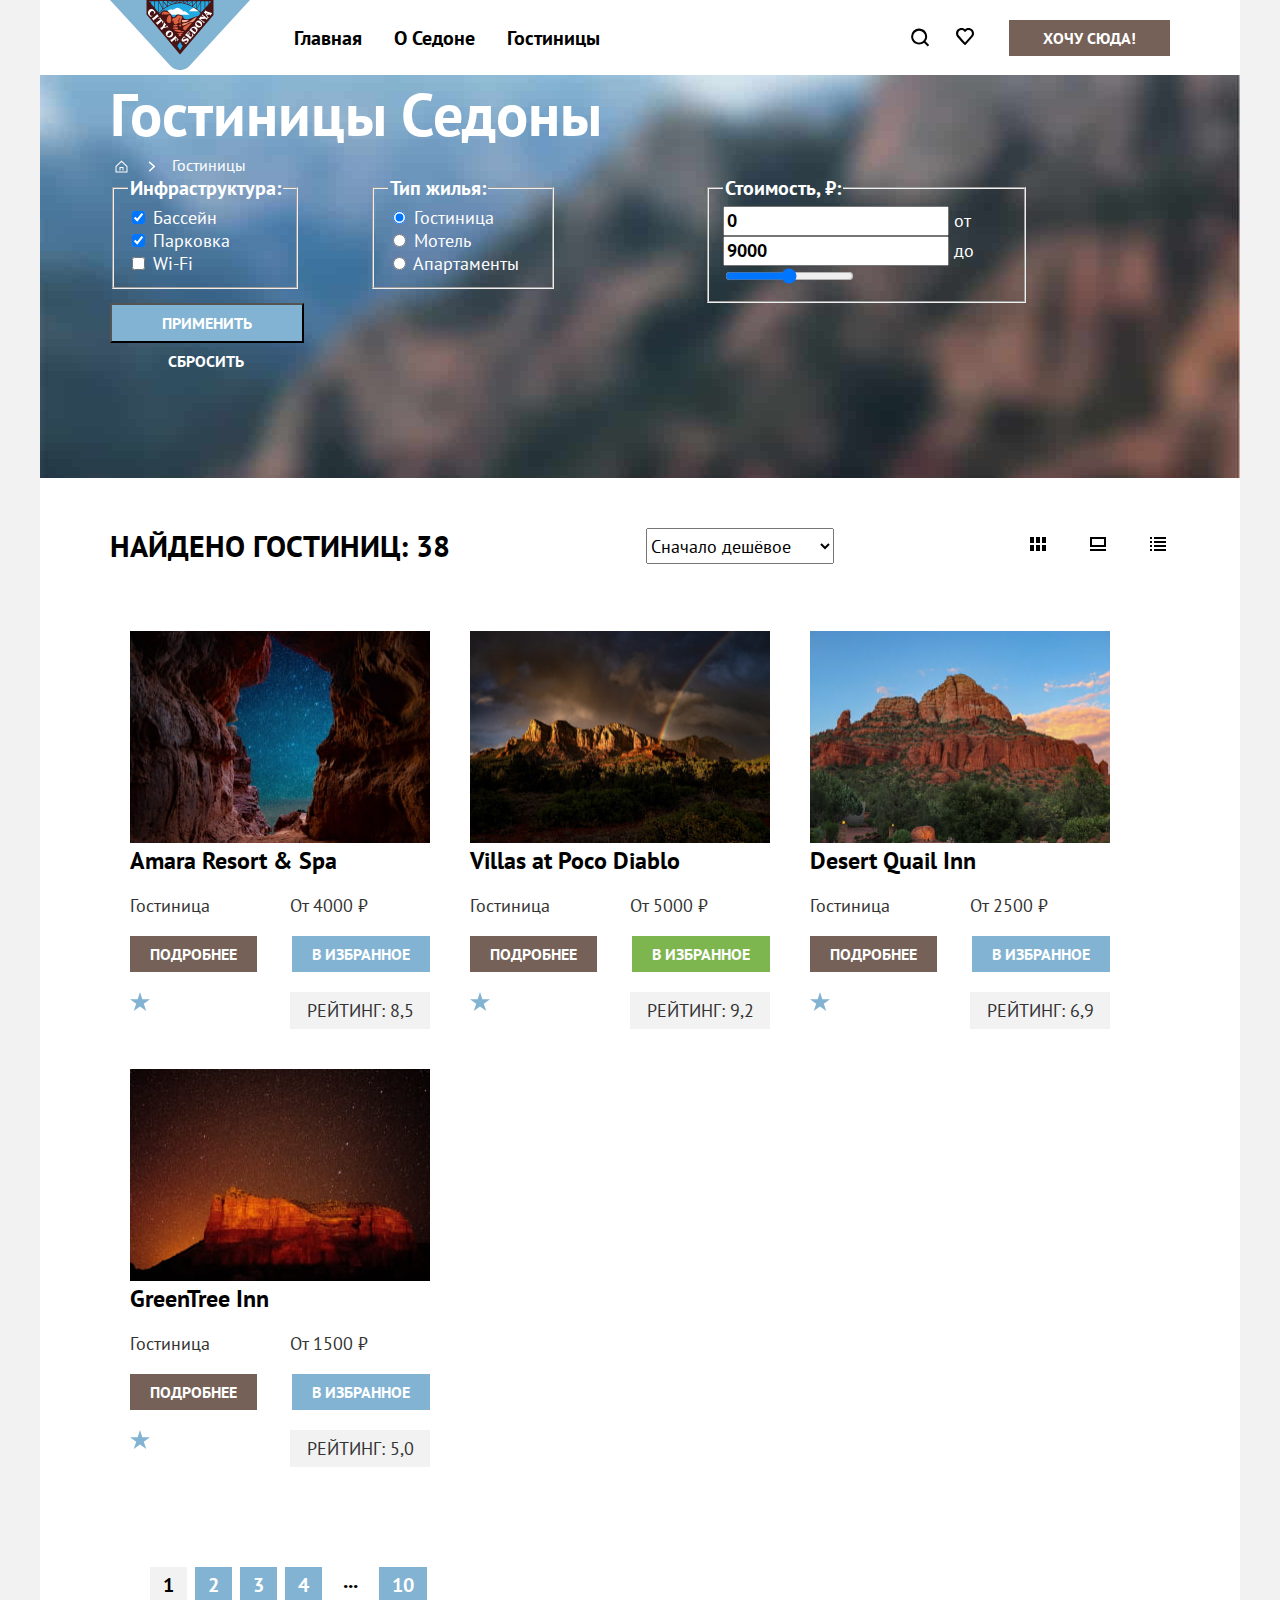
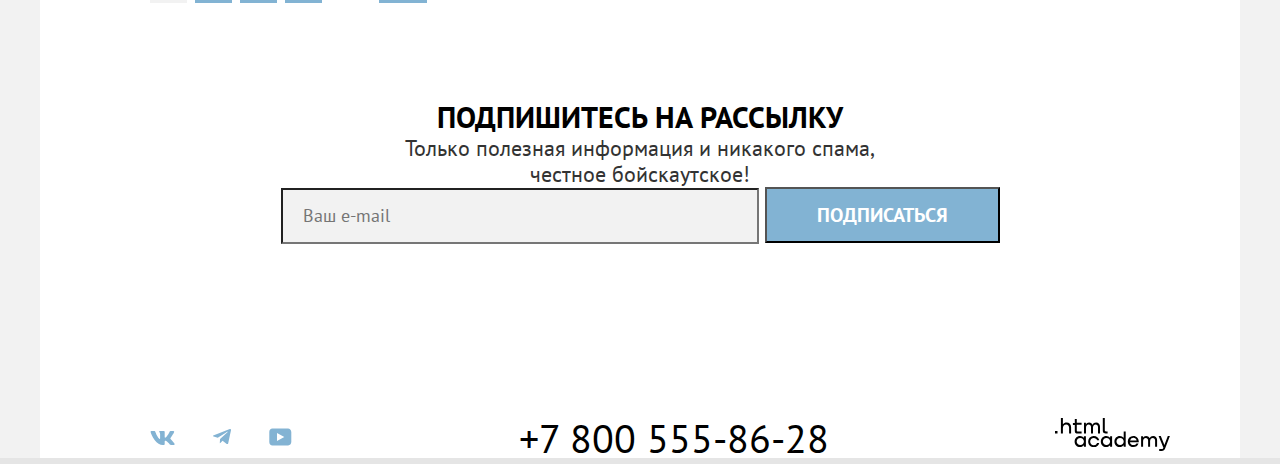
<file: 5/catalog.html>
<!DOCTYPE html>
<html lang="ru">
  <head>
    <meta charset="utf-8">
    <title>HTML Academy: Седона</title>
    <link rel="stylesheet" href="styles/styles.css">
    <base href="https://htmlacademy-htmlcss.github.io/2065575-sedona-36/5/">
</head>
  <body>
    <header class="page-header">
      <nav class="navigation">
        <a class="navigation-link" href="index.html">
          <img class="navigation-logo" alt="Логотип Седона" src="images/svg/logo.svg" width="140" height="70">
        </a>
        <ul class="navigation-list">
          <li class="navigation-item">
            <a class="navigation-link" href="index.html">Главная</a>
          </li>
          <li class="navigation-item">
            <a class="navigation-link" href="index.html">О Седоне</a>
          </li>
          <li class="navigation-item">
            <a class="navigation-link" href="#">Гостиницы</a>
          </li>
        </ul>
        <ul class="navigation-list navigation-user">
          <li class="navigation-item icons-search">
            <a class="navigation-link" href="#">
              <span class="visually-hidden">Поиск</span>
            </a>
          </li>
          <li class="navigation-item icons-heart">
            <a class="navigation-link" href="#">
              <span class="visually-hidden">Избранное</span>
            </a>
          </li>
        </ul>
        <a class="navigation-link-botton navigation-link" href="#">Хочу сюда!</a>
      </nav>
    </header>
    <main class="main-container main-inner">
      <div class="page-container">
        <div class="main-filter-container">
          <div class="page-filter-container">
            <header class="inner-header">
              <h1 class="inner-header-title">Гостиницы Седоны</h1>
              <ol class="breadcruds">
                <li class="breadcruds-item">
                  <a class="breadcruds-button-home">
                    <span class="visually-hidden">Иконка с переходом на главную страницу</span>
                  </a>
                </li>
                <li class="breadcruds-item">
                  <a class="breadcruds-button-arrow">
                    <span class="visually-hidden">Стрелка </span>
                  </a>
                </li>
                <li class="breadcruds-item">
                  <a class="breadcruds-button">Гостиницы</a>
                </li>
              </ol>
            </header>
            <section class="filter">
              <h2 class="visually-hidden" hidden>Фильтры для выбора гостиниц</h2>
              <form class="catalog-filter" action="https://echo.htmlacademy.ru" method="post">
                <div class="filter-container">
                  <fieldset class="catalog-filter-grup">
                    <legend class="catalog-filter-title">Инфраструктура:</legend>
                    <ul class="catalog-filter-list">
                      <li class="catalog-filter-item">
                        <label class="control">
                          <input class="control-input" type="checkbox" name="Бассейн" checked>
                          Бассейн
                        </label>
                      </li>
                      <li class="catalog-filtr-item">
                        <label class="control">
                          <input class="control-input" type="checkbox" name="Парковка" checked>
                          Парковка
                        </label>
                      </li>
                      <li class="catalog-filtr-item">
                        <label class="control">
                          <input class="control-input" type="checkbox" name="Wi-Fi">
                          Wi-Fi
                        </label>
                      </li>
                    </ul>
                  </fieldset>
                </div>
                <div class="filter-container-right">
                  <fieldset class="catalog-filter-grup">
                    <legend class="catalog-filter-title">Тип жилья:</legend>
                    <ul class="catalog-filter-list">
                      <li class="catalog-filter-item">
                        <label class="control">
                          <input class="control-input" type="radio" name="product-group" value="care-products" checked>
                          Гостиница
                        </label>
                      </li>
                      <li class="catalog-filtr-item">
                        <label class="control">
                          <input class="control-input" type="radio" name="product-group" value="care-products">
                          Мотель
                        </label>
                      </li>
                      <li class="catalog-filtr-item">
                        <label class="control">
                          <input class="control-input" type="radio" name="product-group" value="care-products">
                          Апартаменты
                        </label>
                      </li>
                    </ul>
                  </fieldset>
                </div>
                <fieldset class="catalog-filter-group">
                  <legend class="catalog-filter-title">Стоимость, ₽:</legend>
                  <input class="control-input-min control-input" type="number" name="min-price" value="0">
                  от
                  <input class="control-input-max control-input" type="number" name="max-price" value="9000">
                  до
                  <input class="control-input" type="range" name="price-range">
                </fieldset>
                <div class="button-container">
                  <button class="button-apply" type="submit">Применить</button>
                  <button class="button-throw" type="reset">Сбросить</button>
                </div>
              </form>
            </section>
          </div>
        </div>
        <section class="catalog">
          <div class="catalog-container">
            <h2 class="catalog-title">Найдено гостиниц: 38</h2>
            <select class="select-catalog" aria-label="Сортировка">
              <option value="cheap">Сначало дешёвое</option>
              <option value="popular">Сначало популярное</option>
              <option value="exspensive">Сначало дорогое</option>
            </select>
            <ul class="catalog-list">
              <li class="catalog-item">
                <a class="button-catalog-list" href="#">
                  <span class="visually-hidden">Показать список</span>
                </a>
              </li>
              <li class="catalog-item">
                <a class="button-catalog-cards" href="#">
                  <span class="visually-hidden">Показать карточки</span>
                </a>
              </li>
              <li class="catalog-item">
                <a class="button-catalog" href="index.html">
                  <span class="visually-hidden">Вернуться на главную страницу</span>
                </a>
              </li>
            </ul>
          </div>
          <ul class="catalog-cart-list">
            <li class="catalog-cart-item">
              <div class="product-container">
                <a class="product-cart-link" href="#">
                  <img class="product-cart-image" src="images/jpg/hotel-1.jpg" width="300" height="212" alt="Звёздное небо">
                  <h3 class="product-cart-title">Amara Resort & Spa</h3>
                </a>
                <p class="product-cart-text">Гостиница</p>
                <p class="product-cart-text">От 4000 ₽</p>
                <a class="product-cart-botton bottom-brown" href="#">подробнее</a>
                <a class="product-cart-botton bottom-blue" href="#">в избранное</a>
                <div class="container-star">
                  <span class="visually-hidden">Четыре звезды</span>
                </div>
                <p class="product-cart-text bottom-gray">Рейтинг: 8,5</p>
              </div>
            </li>
            <li class="catalog-cart-item">
              <div class="product-container">
                <a class="product-cart-link" href="#">
                  <img class="product-cart-image" src="images/jpg/hotel-2.jpg" width="300" height="212" alt="Виллы в Поко Диабло">
                  <h3 class="product-cart-title">Villas at Poco Diablo</h3>
                </a>
                <p class="product-cart-text">Гостиница</p>
                <p class="product-cart-text">От 5000 ₽</p>
                <a class="product-cart-botton bottom-brown" href="#">подробнее</a>
                <a class="product-cart-botton botten-green" href="#">в избранное</a>
                <div class="container-star">
                  <span class="visually-hidden">Четыре звезды</span>
                </div>
                <p class="product-cart-text bottom-gray">Рейтинг: 9,2</p>
              </div>
            </li>
            <li class="catalog-cart-item">
              <div class="product-container">
                <a class="product-cart-link" href="#">
                  <img class="product-cart-image" src="images/jpg/hotel-3.jpg" width="300" height="212" alt="Гостиница Пустынный перепел">
                  <h3 class="product-cart-title">Desert Quail Inn</h3>
                </a>
                <p class="product-cart-text">Гостиница</p>
                <p class="product-cart-text">От 2500 ₽</p>
                <a class="product-cart-botton bottom-brown" href="#">подробнее</a>
                <a class="product-cart-botton bottom-blue" href="#">в избранное</a>
                <div class="container-star">
                  <span class="visually-hidden">Три звезды</span>
                </div>
                <p class="product-cart-text bottom-gray">Рейтинг: 6,9</p>
              </div>
            </li>
            <li class="catalog-cart-item">
              <div class="product-container">
                <a class="product-cart-link" href="#">
                  <img class="product-cart-image" src="images/jpg/hotel-4.jpg" width="300" height="212" alt="Гринтри Инн">
                  <h3 class="product-cart-title">GreenTree Inn</h3>
                </a>
                <p class="product-cart-text">Гостиница</p>
                <p class="product-cart-text">От 1500 ₽</p>
                <a class="product-cart-botton bottom-brown" href="#">подробнее</a>
                <a class="product-cart-botton bottom-blue" href="#">в избранное</a>
                <div class="container-star">
                  <span class="visually-hidden">Две звезды</span>
                </div>
                <p class="product-cart-text bottom-gray">Рейтинг: 5,0</p>
              </div>
            </li>
          </ul>
          <ul class="pagination-list">
            <li class="pagination-item pagination-gray">1</li>
            <li class="pagination-item bottom-blue">2</li>
            <li class="pagination-item bottom-blue">3</li>
            <li class="pagination-item bottom-blue">4</li>
            <li class="pagination-item pagination-white">...</li>
            <li class="pagination-item bottom-blue">10</li>
          </ul>
        </section>
        <section class="subscride-catalog">
          <div class="subscride-container-catalog">
            <h2 class="subscride-title-catalog">Подпишитесь на рассылку</h2>
            <p class="subscride-text">Только полезная информация и никакого спама, честное бойскаутское!</p>
            <form class="subscride-form" action="https://echo.htmlacademy.ru" method="post">
              <input class="field"  placeholder="Ваш e-mail" type="email" name="subscride-email" id="subscride-email" required>
              <button class="subscride-button" type="submit">Подписаться</button>
            </form>
          </div>
        </section>
      </div>
    </main>
    <footer class="page-footer">
      <section class='footer-contacts'>
        <h2 class="visually-hidden">Контактактная информация</h2>
        <ul class="footer-list">
          <li class="footer-item">
            <a class="footer-button" href="https://vk.com/htmlacademy">
              <span class="visually-hidden">ВКонтакте</span>
              <svg width="25" height="14" fill="none" xmlns="http://www.w3.org/2000/svg">
                <path fill-rule="evenodd" clip-rule="evenodd" d="M24.1 1c.2-.6 0-1-.8-1h-2.6c-.7 0-1 .3-1.1.7 0 0-1.4 3.2-3.3 5.3-.6.6-.9.8-1.2.8-.2 0-.4-.2-.4-.7V.9c0-.6-.2-.9-.8-.9h-4c-.5 0-.8.3-.8.6 0 .6 1 .8 1 2.5V7c0 .8 0 1-.4 1-.9 0-3-3.2-4.3-6.9-.3-.7-.5-1-1.2-1H1.6C.8 0 .6.3.6.7c0 .7 1 4.1 4.2 8.6 2.2 3 5.2 4.7 8 4.7 1.7 0 1.9-.4 1.9-1v-2.3c0-.8.2-.9.7-.9.4 0 1 .2 2.6 1.7 1.8 1.7 2 2.5 3 2.5h2.7c.7 0 1.1-.4 1-1.1-.3-.7-1.2-1.8-2.3-3L20.6 8c-.4-.5-.3-.7 0-1.1 0 0 3.2-4.4 3.5-6Z" fill="#83B3D3"/>
              </svg>
            </a>
          </li>
          <li class="footer-item">
            <a class="footer-button" href="https://t.me/htmlacademy">
              <span class="visually-hidden">Телеграмм</span>
              <svg width="18" height="16" fill="none" xmlns="http://www.w3.org/2000/svg">
                <path d="M16.79.1.84 6.25c-1.09.43-1.08 1.04-.2 1.31l4.1 1.28 9.47-5.98c.44-.27.85-.12.52.18L7.05 9.96l-.28 4.22c.41 0 .6-.19.83-.41l1.99-1.93 4.13 3.05c.77.42 1.31.2 1.5-.7l2.72-12.8c.28-1.12-.43-1.62-1.16-1.3Z" fill="#83B3D3"/>
              </svg>
            </a>
          </li>
          <li class="footer-item">
            <a class="footer-button" href="https://www.youtube.com/user/htmlacademyru">
              <span class="visually-hidden">Youtube</span>
              <svg width="23" height="18" fill="none" xmlns="http://www.w3.org/2000/svg">
                <path d="M19 .5H3.4C1.6.5.3 2.1.3 3.9v10c0 2 1.3 3.6 3.2 3.6h15.7c1.6 0 3.1-1.6 3.1-3.4V3.9C22.1 2.1 20.8.5 19 .5ZM8 13V5l7.3 4L8 13Z" fill="#83B3D3"/>
              </svg>
            </a>
          </li>
        </ul>
        <a class="contacts" href="tel:+78005558628">+7 800 555-86-28</a>
        <a class="footer-link" href="https://echo.htmlacademy.ru">
          <span class="visually-hidden">Логотип html.academy</span>
          <svg width="115" height="33" fill="none" xmlns="http://www.w3.org/2000/svg">
            <path d="M0 12.9v2.6h2.5v-2.6H0ZM11.6 4.5c-1.6 0-2.8.7-3.6 1.7h-.1V0h-2v15.5h2v-5.3c0-2.1 1.3-3.6 3.3-3.6 1.8 0 2.9 1.4 2.9 3.2v5.7h2V9.4c.1-3-1.8-4.9-4.5-4.9ZM26.6 4.8h-4.8V1.1h-2v3.8h-1.9v2h1.9v6c0 1.7 1 2.7 2.7 2.7h4.1v-2h-3.7c-.7 0-1.1-.4-1.1-1.1V6.8h4.8v-2ZM41.1 4.6c-1.6 0-2.9.8-3.5 2.1h-.1a3.7 3.7 0 0 0-3.4-2.1c-1.4 0-2.5.8-3.1 1.8h-.1V4.8H29v10.6h2V10c0-2 1-3.5 2.6-3.5 1.5 0 2.4 1 2.4 2.6v6.3h2V9.8c0-2.4 1.4-3.3 2.6-3.3 1.5 0 2.4 1 2.4 2.6v6.3h2V8.9c.1-2.5-1.4-4.3-3.9-4.3ZM47.8 12.7c0 1.7 1 2.7 2.8 2.7h2v-2h-1.7c-.7 0-1.1-.4-1.1-1.1V0h-2v12.7ZM28.9 19.7a4.9 4.9 0 0 0-3.9-1.8c-3.1 0-5.4 2.3-5.4 5.6s2.3 5.6 5.4 5.6c1.8 0 3-.8 3.8-1.9h.1v1.6h2V18.2h-2v1.5Zm-3.6 7.4a3.5 3.5 0 0 1-3.6-3.6c0-2 1.4-3.6 3.6-3.6s3.6 1.6 3.6 3.6c0 1.9-1.4 3.6-3.6 3.6ZM44.2 22c-.5-2.4-2.6-4.1-5.4-4.1a5.4 5.4 0 0 0-5.6 5.6c0 3.1 2.2 5.6 5.6 5.6 2.8 0 4.9-1.8 5.4-4.2h-2.1a3.4 3.4 0 0 1-3.3 2.3 3.5 3.5 0 0 1-3.6-3.6c0-2 1.4-3.6 3.6-3.6 1.6 0 2.8 1 3.3 2.2h2.1V22ZM55.1 19.7a4.9 4.9 0 0 0-3.9-1.8c-3.1 0-5.4 2.3-5.4 5.6s2.3 5.6 5.4 5.6c1.8 0 3-.8 3.8-1.9h.1v1.6h2V18.2h-2v1.5Zm-3.6 7.4a3.5 3.5 0 0 1-3.6-3.6c0-2 1.4-3.6 3.6-3.6s3.6 1.6 3.6 3.6c0 1.9-1.5 3.6-3.6 3.6ZM68.7 19.8a5 5 0 0 0-3.9-1.9c-3.1 0-5.4 2.3-5.4 5.6s2.2 5.6 5.4 5.6c1.7 0 3-.8 3.8-1.8h.1v1.5h2V13.4h-2v6.4Zm-3.6 7.3a3.5 3.5 0 0 1-3.6-3.6c0-2 1.4-3.6 3.6-3.6s3.6 1.6 3.6 3.6c-.1 2-1.5 3.6-3.6 3.6ZM78.3 17.9a5.4 5.4 0 0 0-5.5 5.6c0 3 2.1 5.6 5.5 5.6 2.5 0 4.5-1.3 5.2-3.6h-2.1c-.5 1-1.6 1.6-3 1.6-1.9 0-3.3-1.3-3.4-2.9h8.8c.2-3.6-2-6.3-5.5-6.3Zm0 1.9c1.7 0 3 1 3.3 2.6h-6.5a3.2 3.2 0 0 1 3.2-2.6ZM98.2 17.9a4 4 0 0 0-3.6 2h-.1c-.6-1.2-1.8-2-3.4-2-1.4 0-2.5.7-3.1 1.8v-1.5h-1.9v10.6h2v-5.4c0-2 1-3.4 2.6-3.5 1.5 0 2.4 1 2.4 2.6v6.3h2v-5.6c0-2.4 1.4-3.3 2.6-3.3 1.5 0 2.4 1 2.4 2.6v6.3h2v-6.5c.1-2.6-1.4-4.4-3.9-4.4ZM109.4 27l-3.6-8.9h-2.2l4.8 11.6c-.3.9-.7 1.2-1.7 1.2h-2.5v2h2.5c1.8 0 2.8-.8 3.5-2.6l4.7-12.2h-2.1l-3.4 8.9Z" fill="#000"/>
          </svg>
        </a>
      </section>
    </footer>
  </body>
</html>
</file>
<file: styles/styles.css>
@font-face {
  font-family: "PT Sans";
  font-style: normal;
  font-weight: 400;
  src: url("../fonts/ptsans-400.woff2") format("woff2");
  font-display: swap;
}

@font-face {
  font-family: "PT Sans";
  font-style: normal;
  font-weight: 700;
  src: url("../fonts/ptsans-700.woff2") format("woff2");
  font-display: swap;
}

html {
  height: 100%;
  background: #F2F2F2;
}

body {
  display: flex;
  width: 1280px;
  min-height: 100%;
  margin: 0 auto;
  flex-direction: column;
  font-weight: 400;
  font-size: 18px;
  line-height: 21px;
  font-family: "PT Sans", sans-serif;
  color: #333333;
  background: #F2F2F2;
}

.visually-hidden {
  position: absolute;
  width: 1px;
  height: 1px;
  margin: -1px;
  padding: 0;
  border: 0;
  clip: rect(0 0 0 0);
  overflow: hidden;
}
/* heder */
.page-header {
  width: 1200px;
  margin: 0 auto;
  background: #FFFFFF;
}

.navigation {
  margin-left: 70px;
  margin-right: 70px;
}

.logo-link {
  position: absolute;
  display: block;
}

.page-header .navigation,
.page-header .navigation-list,
.page-header .navigation-container-user,
.page-header .navigation-list-user {
  display: flex;
  flex-wrap: wrap;
}

.page-header .navigation-list,
.page-header .navigation-list-user {
  justify-content: start;
  padding: 0;
  list-style: none;
}

.navigation-container-user {
  justify-content: end;
  gap: 5px 0;
  width: 268px;
  margin-left: auto;
  align-items: center;
}

.navigation-list {
  width: 400px;
  margin: 0;
  margin-left: 169px;
}

.navigation-link {
  display: block;
  padding: 20px 16px;
  font-size: 20px;
  line-height: 24px;
  font-weight: 700;
  text-decoration: none;
  color: #000000;
}

.navigation-list .navigation-decor,
.navigation-list .navigation-decor-catalog {
  position: relative;
}

.navigation-list .navigation-decor::after,
.navigation-list .navigation-decor-catalog::after {
  position: absolute;
  content: "";
  height: 2px;
  right: 16px;
  left: 16px;
  bottom: 0;
  background-color: #756257;
}

.navigation-list-user {
  gap: 5px 0;
  margin: 0;
}

.icons-search {
  display: block;
  background-image: url("../images/svg/search.svg");
  background-repeat: no-repeat;
  background-position: center;
}

.icons-heart {
  display: block;
  background-image: url("../images/svg/elected.svg");
  background-repeat: no-repeat;
  background-position: center;
}

.navigation-link-icons {
  padding: 18px;
  text-decoration: none;
}


.navigation-icons::before {
  position: relative;
  content: "12";
  width: 11px;
  bottom: 14px;
  left: 8px;
  font-size: 10px;
  line-height: 10px;
  color: #ffffff;
  z-index: 1;
}

.navigation-icons::after {
  position: absolute;
  content: "";
  width: 20px;
  height: 20px;
  right: auto;
  top: 11px;
  margin-left: -7px;
  border-radius: 100%;
  background: #7DB54F;
}

.button-navigation-link {
  display: block;
  width: 160px;
  margin-left: 20px;
  padding: 8px 0;
  font-size: 16px;
  line-height: 20px;
  font-weight: 700;
  text-align: center;
  text-decoration: none;
  text-transform: uppercase;
  color: #ffffff;
  background: #756157;
  border-radius: 4px;
}

.button-navigation-link:hover,
.button-navigation-link:focus {
  background:  #615048;
  outline-style: none;
}

.button-navigation-link:active {
  background: #756157;
  color: rgba(255, 255, 255, 0.3);
}

/* main */
.main-container {
  flex-grow: 1;
  width: 1200px;
  margin: 0 auto;
  background: #FFFFFF;
}

.hero-img {
  display: block;
  margin: 0 auto;
  padding-top: 51px;
}

.adventages {
  text-align: center;
}

.main-container .services-text-lead,
.main-container .search-title,
.main-container .subscride-title-catalog {
  margin: 0 auto;
  padding-bottom: 20px;
  font-size: 30px;
  line-height: 36px;
  font-weight: 700;
  text-transform: uppercase;
  color: #000000;
}

.text-lead {
  width: 620px;
  margin: 0 auto;
  padding-bottom: 25px;
  padding-top: 70px;
  font-size: 30px;
  line-height: 36px;
  font-weight: 700;
  text-transform: uppercase;
  color: #000000;
}

.adventages-text-desc {
  margin: 0;
  padding-bottom: 90px;
  font-size: 22px;
  line-height: 26px;
  text-align: center;
}

.adventages-list {
  display: flex;
  flex-wrap: wrap;
  justify-content: start;
  margin: 0;
  padding: 0;
  list-style: none;
}

.adventages-item {
  width: 230px;
  padding: 0 85px;
  background: rgba(131, 179, 211, 0.12);
}

.adventages-item:last-child .adventages-title,
.adventages-item:first-child .adventages-title {
  color: #FFFFFF;
}

.adventages-item:last-child,
.adventages-item:first-child {
  color: #FFFFFF;
  background-color: #82B3D3;
}

.adventages-item-visible {
  background: rgba(131, 179, 211, 0.2);
}

.main-container .adventages-title,
.main-container .adventages-title-wraper,
.main-container .services-title {
  width: 175px;
  margin: 0 auto;
  font-size: 24px;
  line-height: 28px;
  text-transform: uppercase;
  color: #000000;
}

.adventages-title {
  padding-top: 102px;
}

.adventages-title::after,
.adventages-title-wraper::after {
  display: block;
  content: '';
  height: 2px;
  width: 60px;
  margin: 0 auto;
  margin-top: 30px;
}

.adventages-title::after {
  background: rgba(255, 255, 255, 0.3);
}

.adventages-title-wraper::after {
  background: rgba(0, 0, 0, 0.3);
}

.adventages-title-wraper {
  padding-bottom: 30px;
  padding-top: 112.50px;
}

.adventages-list .adventages-decor,
.adventages-list .adventages-decor-tetle {
  width: 60px;
  height: 2px;
  margin: 0;
  margin-bottom: 30px;
  margin-left: auto;
  margin-right: auto;
}

.adventages-imegs {
  display: block;
}

.adventages-text {
  margin: 0;
  margin-top: 30px;
}

.adventages-text-wraper {
  margin: 0;
  padding-bottom: 112.50px;
}

.services-container {
  min-height: 246px;
}

.main-container .services-container,
.main-container .search  {
  margin: 0;
  font-size: 22px;
  line-height: 26px;
  text-align: center;
}

.services-text-lead {
  width: 505px;
  padding-top: 64px;
}

.services-text-desc {
  margin: 0;
  padding-bottom: 64px;
}

.main-container .services-list,
.main-container .catalog-list,
.main-container .breadcruds {
  display: flex;
  flex-wrap: wrap;
  justify-content: start;
  margin: 0;
  padding: 0;
  list-style: none;
}

.services-list {
  text-align: center;
}

.housing::before {
  display: block;
  content: url("../images/svg/house.svg");
  padding-bottom: 25px;
  padding-top: 81px;
}

.meal::before {
  display: block;
  content: url("../images/svg/burger.svg");
  padding-bottom: 26px;
  padding-top: 82px;
}

.souvenirs::before {
  display: block;
  content: url("../images/svg/gift.svg");
  padding-bottom: 22px;
  padding-top: 79px;
}

.services-title {
  margin: 0 auto;
  padding-bottom: 30px;
}

.services-item {
  padding: 0 85px;
  background: rgba(131, 179, 211, 0.12);
}

.services-item-meal {
  background: none;
}

.services-text {
  width: 230px;
  margin: 0;
  padding-bottom: 81px;
}

.search {
  min-height: 404px;
}

.search-title {
  padding-top: 96px;
}

.search-text {
  width: 592px;
  margin: 0 auto;
  padding-bottom: 52px;
}

.search-link-button {
  display: block;
  width: 376px;
  margin: 0 auto;
  padding: 8px 0;
  font-size: 20px;
  line-height: 36px;
  font-weight: 700;
  text-align: center;
  text-decoration: none;
  text-transform: uppercase;
  color: #ffffff;
  background: #756157;
  border-radius: 3px;
}

.search-link-button:hover,
.search-link-button:focus {
  background:  #615048;
  outline-style: none;
}

.search-link-button:active {
  background: #756157;
  color: rgba(255, 255, 255, 0.3);
}

.subscride-container {
  font-size: 22px;
  line-height: 26px;
  text-align: center;
  color: #ffffff;
}

.subscride-title {
  margin: 0;
  padding-top: 96px;
  padding-bottom: 20px;
  font-size: 30px;
  line-height: 36px;
  text-transform: uppercase;
}

.subscride-text {
  width: 475px;
  margin: 0 auto;
  padding-bottom: 54px;
  font-weight: 400;
}

.subscride-form {
  display: flex;
  width: 684px;
  margin: 0 auto;
}

.control-input {
  font-family: "PT Sans", sans-serif;
  font-size: 18px;
  line-height: 24px;
  font-weight: 700;
  background: #F2F2F2;
}

.field {
  display: block;
  width: 452px;
  padding-left: 20px;
  font-family: "PT Sans", sans-serif;
  font-size: 18px;
  line-height: 24px;
  font-weight: 400;
  color: #000000;
  background: #F2F2F2;
  border: none;
}

.subscride-catalog {
  min-height: 415px;
  font-family: "PT Sans", sans-serif;
  font-size: 22px;
  line-height: 26px;
  font-weight: 700;
  text-align: center;
  color: #333333
}

.button-subscride {
  display: block;
  padding: 8px 50px;
  font-family: "PT Sans", sans-serif;
  font-size: 20px;
  line-height: 36px;
  font-weight: 700;
  text-transform: uppercase;
  color: #FFFFFF;
  background: #82B3D3;
  border: none;
}

.button-subscride:hover,
.button-subscride:focus {
  background: #68A2CA;
  outline-style: none;
}

.button-subscride:active  {
  background: #82B3D3;
  color: rgba(255, 255, 255, 0.3);
}

.inner-header  {
  width: 1060px;
  margin: 0 auto;
}

.inner-header-title {
  margin: 0;
  padding-top: 35px;
  padding-bottom: 8px;
  font-size: 60px;
  line-height: 78px;
}

.breadcruds-imeges {
  display: block;
  margin-top: 4px;
}

.breadcruds-item::after {
  position: relative;
  left: 23px;
  bottom: 19px;
  content: url("../images/svg/arrow.svg");
}

.breadcruds-button {
  display: block;
  margin-left: 28px;
  font-size: 16px;
  line-height: 21px;
  color: #FFFFFF;
  text-decoration: none;
}

.breadcruds-imeges:hover {
  fill: rgba(255, 255, 255, 0.6);
}

.breadcruds-imeges:focus-within {
  fill: #FFFFFF;
}

.breadcruds-imeges:active {
  fill: rgba(255, 255, 255, 0.3);
}

.breadcruds-button:hover {
  color: rgba(255, 255, 255, 0.6);
}

.breadcruds-button:focus {
  color: #FFFFFF;
}

.breadcruds-button:active {
  color: rgba(255, 255, 255, 0.3);
}

.filter  {
  width: 1060px;
  margin: 0 auto;
  padding-top: 21px;
}

.catalog-filter {
  display: flex;
  flex-wrap: wrap;
}

.filter-container-right {
  margin-right: 148px;
}

.filter-container {
  margin-right:  68px;
}

.catalog-filter-group {
  margin: 0;
  padding: 0;
  border: none;
}

.catalog-filter-title {
  padding-bottom: 32px;
  font-weight: 700;
  font-size: 20px;
  line-height: 24px;
}

.catalog-filter-list {
  margin: 0;
  padding: 0;
  list-style: none;
}

.control {
  position: relative;
  display: block;
  padding-left: 36px;
  padding-bottom: 16px;
}

.control:hover {
  opacity: 0.7;
}

.control:focus {
  color: #FFFFFF;
  outline-style: none;
}

.control:active {
  opacity: 0.6;
}

.control-mark {
  position: absolute;
  top: 2px;
  left: 0;
  width: 20px;
  height: 19px;
  background-color: #FFFFFF;
  border-radius: 3px;
  border: none;
}

.control-input[type="checkbox"]:checked + .control-mark::before,
.control-input[type="checkbox"]:checked + .control-mark::after {
  position: absolute;
  bottom: 0;
  left: 5px;
  content: url("../images/svg/mark.svg");
}

.control-input[type="checkbox"]:focus-visible + .control-mark {
  outline: 2px solid #83B3D3;
}

.control-radio {
  position: relative;
  display: block;
  padding-left: 38px;
  padding-bottom: 16px;
}

.control-radio:hover {
  opacity: 0.7;
}

.control-radio:focus {
  color: #FFFFFF;
  outline-style: none;
}

.control-radio:active {
  opacity: 0.6;
}

.control-mark-radio {
  position: absolute;
  top: 2px;
  left: -3px;
  width: 20px;
  height: 20px;
  background-color: #FFFFFF;
  border-radius: 50%;
  border: none;
}

.control-mark-radio:hover {
  background-color: rgba(255, 255, 255, 0.6);
}

.control-mark-radio:focus {
  background-color: #FFFFFF;
  outline-style: none;
}

.control-input-radio[type="radio"]:checked + .control-mark-radio::before,
.control-input-radio[type="radio"]:checked + .control-mark-radio::after {
  position: absolute;
  top: 5px;
  left: 5px;
  width: 10px;
  height: 10px;
  background-color: #3F5E72;
  border-radius: 50%;
  content: "";
}

.control-input-radio[type="radio"]:focus-visible + .control-mark-radio {
  outline: 3px solid #83B3D3;
}

.range-scale {
  position: relative;
  width: 287px;
  height: 4px;
  margin-top: 45px;
  background-color: #000000;
  border-radius: 4px;
}

.range-bar {
  position: absolute;
  height: 4px;
  background-color: #FFFFFF;
  border-radius: 4px;
}

.range-toggle {
  position: absolute;
  width: 20px;
  height: 20px;
  background: #ffffff;
  border-radius: 5px;
  cursor: pointer;
}

.range-toggle:hover {
  background: #FFFFFF;
  box-shadow: 0 4px 10px rgba(0, 0, 0, 0.25);
  border: none;
}

.range-toggle:focus {
  background: #FFFFFF;
  border: 3px solid #83B3D3;
  box-shadow: 0 4px 10px rgba(0, 0, 0, 0.25);
}

.range-toggle:active {
  background: #FFFFFF;
  border: 2px solid #83B3D3;
  box-shadow: 0 7px 15px rgba(0, 0, 0, 0.4)
}

.toggle-min {
  top: -8px;
}

.toggle-max {
  top: -8px;
  right: 0;
}

.catalog-filter-label {
  display: flex;
}

.catalog-filter-label-max {
  display: flex;
}

.catalog-filter-label {
  margin-right: 2px;
  font: inherit;
  border: none;
  background: #F2F2F2;
  border-radius: 4px 0 0 4px;
}

.catalog-filter-label-max {
  font: inherit;
  border: none;
  background: #F2F2F2;
  border-radius: 0 4px 4px 0;
}

.range-wrapper-inputs {
  display: flex;
}

.range-input {
  width: 94px;
  padding: 14px 10px  10px 20px;
  font: inherit;
  border: none;
  background: #F2F2F2;
  border-radius: 4px 0 0 4px;
  outline-style: none;
}

.catalog-filter-label:active {
  outline-style: none;
}

.range-input-right {
  width: 90px;
  padding: 14px 10px  10px 20px;
  font: inherit;
  border: none;
  background: #F2F2F2;
  border-radius: 0 4px 4px 0;
  outline-style: none;
}

.catalog-filter-label:focus-within {
  border: none;
  outline: 3px solid #68a2ca;
}

.catalog-filter-label-max:focus-within {
  outline: 3px solid #68a2ca;
}

.range-input::-webkit-outer-spin-button,
.range-input::-webkit-inner-spin-button {
  appearance: none;
  margin: 0;
}

.range-input-text{
  position: relative;
  right: 16px;
  top: 15px;
  color: #000000;
}

.range-input-text-max{
  position: relative;
  right: 16px;
  top: 15px;
  color: #000000;
}

.button-container {
  width: 191px;
  padding-top: 56px;
  margin-left: 70px;
}

.button-container .button-apply,
.button-container .button-throw {
  display: block;
  width: 191px;
  padding: 8px 0;
  font-family: "PT Sans", sans-serif;
  font-size: 16px;
  line-height: 20px;
  font-weight: 700;
  text-align: center;
  text-transform: uppercase;
  text-decoration: none;
  color: #FFFFFF;
}

.button-apply {
  margin-bottom: 32px;
  background: #82B3D3;
  border-radius: 4px;
  border: none;
}

.button-apply:hover,
.button-apply:focus {
  background: #68A2CA;
  outline-style: none;
  border: none;
}

.button-apply:active {
  background: #82B3D3;
  color: rgba(255, 255, 255, 0.3);
  border: none;
}

.button-throw {
  background: none;
  border: none;
}

.button-throw:hover {
  opacity: 0.6;
  border: none;
}

.button-throw:focus {
  border: none;
  outline-color: #83B3D3;
}

.button-throw:active {
  color: rgba(255, 255, 255, 0.3);
  border: none;
  outline-style: none;
}

.button-throw:disabled {
  color: #FFFFFF;
  opacity: 0.1;
  border: none;
  outline-style: none;
}

.catalog {
  width: 1060px;
  margin: 0 auto;
}

.catalog-container {
  display: flex;
  flex-wrap: wrap;
  padding-top: 49px;
  padding-bottom: 40px;
  justify-content: space-between;
}

.catalog-title {
  margin: 0;
  padding: 7px 0;
  margin-right: 124px;
  font-weight: 700;
  font-size: 30px;
  line-height: 36px;
  font-family: 'PT Sans';
  text-transform: uppercase;
  color: #000000;
}

.select-catalog {
  min-width: 292px;
  padding: 12px 20px;
  padding-right: 40px;
  font-family: "PT Sans";
  font-size: 18px;
  line-height: 21px;
  background-image: url("../images/svg/birdie.svg");
  background-position: right 20px center;
  background-repeat: no-repeat;
  color: #333333;
  border: 2px solid #E5E5E5;
  border-radius: 4px;
  appearance: none;
}

.select-catalog:hover {
  outline-color: #68A2CA;
  outline-style: none;
}

.select-catalog:focus {
  outline-color:  #3F5E72;
}

.select-catalog:active {
  outline-color: #3F5E72;
}

.select-catalog:disabled {
  color: rgba(0, 0, 0, 0.3);
  outline-color:  rgba(0, 0, 0, 0.3);
  outline-style: none;
}

.catalog-list {
  gap: 8px;
}

.catalog-list .button-catalog-list:hover,
.catalog-list .button-catalog-cards:hover,
.catalog-list .button-catalog:hover {
  border: 2px solid #000000;
}

.catalog-list .button-catalog-list:focus,
.catalog-list .button-catalog-cards:focus,
.catalog-list .button-catalog:focus {
  border: 2px solid #68A2CA;
  outline-style: none;
}

.catalog-list .button-catalog-list:active,
.catalog-list .button-catalog-cards:active,
.catalog-list .button-catalog:active {
  border: 2px solid #000000;
}

.catalog-list .button-catalog-cards,
.catalog-list .button-catalog {
  display: block;
  width: 20px;
  height: 16px;
  padding: 15px 13px;
  border: 2px solid #E5E5E5;
  background-repeat: no-repeat;
  background-position: center;
  border-radius: 4px;
}

.catalog-list .button-catalog-list {
  display: block;
  width: 20px;
  height: 16px;
  padding: 15px 13px;
  background-image: url("../images/svg/list.svg");
  border: 2px solid #000000;
  background-repeat: no-repeat;
  background-position: center;
  border-radius: 4px;
}

.button-catalog-cards {
  background-image: url("../images/svg/cards.svg");
}

.button-catalog {
  background-image: url("../images/svg/home-page.svg");
}

.catalog-cart-list {
  display: grid;
  grid-template-columns: repeat(3, 340px);
  gap: 23px 21px;
  margin: 0;
  padding: 0;
  padding-bottom: 38px;
  border-bottom: 1px solid #E6E6E6;
  list-style: none;
}

.cart-item-wrap {
  display: grid;
  grid-template-columns: 140px 140px;
  gap: 16px 20px;
  width: 300px;
  padding: 18px;
  border: 1px solid #E6E6E6;
}

.catalog-cart-list .product-cart-title,
.catalog-cart-list .product-cart-title {
  margin: 0;
  font-size: 24px;
  line-height: 28px;
  color: #000000;
}

.product-cart-title {
  grid-column: 1/-1;
}

.product-cart-text {
  margin: 0;
  margin-top: auto;
  color: #333333;
}

.cart-text {
  text-align: end;
}

.catalog-cart-list .button-brown,
.catalog-cart-list .button-blue,
.catalog-cart-list .button-gray,
.catalog-cart-list .button-green {
  display: block;
  padding: 8px 0;
  font-family: "PT Sans", sans-serif;
  font-size: 16px;
  line-height: 20px;
  font-weight: 700;
  text-align: center;
  text-transform: uppercase;
  text-decoration: none;
  border-radius: 4px;
}

.button-green {
  color: #FFFFFF;
  background: #7DB54F;
}

.button-green:hover,
.button-green:focus {
  background:  #6C9E42;
  outline-style: none;
}

.button-green:active {
  background: #7DB54F;
  color: rgba(255, 255, 255, 0.3);
}

.button-green:disabled {
  color: #FFFFFF;
  background: #E5E5E5;
  outline-style: none;
}

.button-brown {
  color: #FFFFFF;
  background: #756157;
}

.button-blue {
  color: #FFFFFF;
  background: #82B3D3;
}

.button-brown:hover,
.button-brown:focus {
  background:  #615048;
  outline-style: none;
}

.button-brown:active {
  background: #756157;
  color: rgba(255, 255, 255, 0.3);
}

.button-brown:disabled {
  color: #FFFFFF;
  background: #E5E5E5;
  outline-style: none;
}

.button-blue:hover,
.button-blue:focus {
  background: #68A2CA;
  outline-style: none;
}

.button-blue:active {
  background: #82B3D3;
  color: rgba(255, 255, 255, 0.3);
}

.button-blue:disabled {
  color: #FFFFFF;
  background: #E5E5E5;
  outline-style: none;
}

.button-gray {
  color: #333333;
  background: #F2F2F2;
}

.container-star::before {
  position: relative;
  content: url("../images/svg/star.svg");
  top: 9px;
}

.pagination-list {
  display: flex;
  flex-wrap: wrap;
  gap: 8px;
  width: 1060px;
  margin: 0;
  padding-left: 0;
  padding-top: 41px;
  padding-bottom: 60px;
  font-size: 20px;
  line-height: 36px;
  font-weight: 700;
  list-style: none;
}

.pagination-item {
  min-width: 60px;
  height: 60px;
  text-align: center;
}

.pagination-button-gray {
  display: block;
  padding: 12px 24px;
  text-decoration: none;
  color: #000000;
  background: #F2F2F2;
}

.pagination-button-blue {
  display: block;
  padding: 12px 24px;
  text-decoration: none;
  color: #FFFFFF;
  background: #82B3D3;
}

.pagination-button-blue:hover,
.pagination-button-blue:focus {
  background: #68A2CA;
  outline-style: none;
}

.pagination-button-blue:active {
  background: #82B3D3;
  color: rgba(255, 255, 255, 0.3);
}

.pagination-button-white {
  display: block;
  padding: 17px 21px;
  text-decoration: none;
  font-size: 22px;
  line-height: 26px;
  color: #000000;
}

.pagination-button {
  padding: 12px 18px;
}

/* footer */
.page-footer {
  min-width: 1200px;
  min-height: 120px;
  margin: 0 auto;
  background: #FFFFFF;
}

.footer-contacts {
  display: flex;
  flex-wrap: wrap;
  justify-content: space-between;
  width: 1060px;
  margin: 0 auto;
  padding-top: 41px;
  align-items: center;
}

.footer-list {
  display: flex;
  flex-wrap: wrap;
  justify-content: start;
  margin: 0;
  padding: 0;
  list-style: none;
  align-items: center;
}

.footer-button {
  display: block;
  padding: 13px;
}

.footer-button:hover,
.footer-button:focus {
  outline-style: none;
}

.footer-button:hover svg,
.footer-button:focus svg {
  fill: #68A2CA;
}

.footer-button:active svg {
  fill: rgba(104, 162, 202, 0.3);
}

.contacts {
  font-size: 40px;
  line-height: 40px;
  text-decoration: none;
  color: #000000;
}

.contacts:hover,
.contacts:focus  {
  color: #756157;
  outline-style: none;
}

.contacts:active {
  color: rgba(117, 97, 87, 0.3);
}

.footer-link {
  display: block;
}

.footer-link:hover,
.footer-link:focus {
  outline-style: none;
}

.footer-link:hover svg,
.footer-link:focus svg {
  fill: #756157;
}

.footer-link:active svg {
  fill: rgba(117, 97, 87, 0.3);
}

/* Изображение */

.hero {
  min-height: 485px;
  background-color: #466887;
  background-image: url("../images/svg/dcor.svg"), url("../images/jpg/background-3.jpg");
  background-size: 100% auto, 100% auto;
  background-repeat: no-repeat, no-repeat;
  background-position: 0 428px, 0 0;
}

.subscride {
  display: block;
  min-height: 415px;
  background-image: url("../images/jpg/background-1.png");
  background-repeat: no-repeat;
  background-position: center;
  background-size: 100% auto;
  background-color: #466887;
}

.main-filter-container {
  display: block;
  min-height: 412px;
  font-size: 18px;
  line-height: 23px;
  color: #FFFFFF;
  background-color:  #466887;
  background-image: url("../images/jpg/background-2..png");
  background-repeat: no-repeat;
  background-position: center;
  background-size: 100% auto;
}

.souvenirs {
  display: block;
  background-repeat: no-repeat;
  background-position: center;
}


.modal-container-close {
  display: none;
}

.modal-container {
  display: flex;
  position: fixed;
  top: 0;
  left: 0;
  width: 100%;
  height: 100%;
  background-color: rgba(242, 242, 242, 0.8);
}

.modal {
  position: relative;
  max-width: 577px;
  margin: auto;
  padding: 65px 70px;
  background-color: #ffffff;
  box-shadow: 0 25px 50px rgba(0, 0, 0, 0.15);
  border-radius: 30px;
}

.modal-close-button {
  position: absolute;
  width: 52px;
  height: 52px;
  padding: 0;
  right: 50px;
  cursor: pointer;
  border-radius: 50%;
  border: none;
  background-color: #F2F2F2;
  outline-style: none;
}

.modal-close-button:before {
  position: absolute;
  content: "";
  top: 25px;
  left: 18px;
  width: 17px;
  height: 2px;
  background-color: #000000;
  transform: rotate(45deg);
}

.modal-close-button:after {
  position: absolute;
  content: "";
  top: 25px;
  left: 18px;
  width: 17px;
  height: 2px;
  background-color: #000000;
  transform: rotate(-45deg);
}

.modal-close-button:hover {
  outline-style: none;
  background: #E6E6E6;
}

.modal-close-button:focus {
  background: #E6E6E6;
  outline: #83B3D3;
}

.modal-close-button:active:before {
  background-color: rgba(0, 0, 0, 0.3);
}

.modal-close-button:active::after {
  background-color: rgba(0, 0, 0, 0.3);
}

.modal-title {
  margin: 0;
  padding: 0;
  margin-bottom: 64px;
  font-weight: 700;
  font-size: 30px;
  line-height: 36px;
  text-transform: uppercase;
  color: #000000;
}

.field-group-date {
  display: flex;
  margin: 0;
  padding: 0;
  border: none;
}

.check-in-date-text {
  min-width: 119px;
  margin: 0;
  margin-top: auto;
  margin-bottom: auto;
  padding: 0;
  padding-right: 19px;
  font-weight: 700;
  font-size: 20px;
  line-height: 24px;
  font-family: 'PT Sans';
  color: #000000;
}

.check-in-date {
  min-width: 119px;
  margin: 0;
  margin-top: auto;
  margin-bottom: auto;
  padding: 0;
  padding-right: 19px;
  font-weight: 700;
  font-size: 20px;
  line-height: 24px;
  color: #000000;
}

.check-in-date-field {
  width: 419px;
  margin-bottom: 4px;
  padding-left: 19px;
  padding-top: 12px;
  padding-bottom: 12px;
  font-weight: 700;
  font-size: 18px;
  line-height: 24px;
  font-family: 'PT Sans';
  background: #F2F2F2;
  border-radius: 4px;
  border: none;
  outline-style: none;
}

.check-in-date-control::after {
  position: absolute;
  content: "";
  margin-top: 4px;
  padding: 20px;
  right: 79px;
  background-image: url("../images/svg/calendar.svg");
  background-position: center;
  background-repeat: no-repeat;
  opacity: 0.3;
}

.form-label-icon {
  margin-bottom: auto;
  margin-top: auto;
}

.field-group-container {
  display: flex;
  justify-content: space-between;
  margin-bottom: 44px;
}

.check-in-departure-date {
  min-width: 119px;
  margin: 0;
  margin-top: auto;
  margin-bottom: auto;
  padding: 0;
  padding-right: 19px;
  font-weight: 700;
  font-size: 20px;
  line-height: 24px;
  color: #000000;
}

.field-group-adults {
  display: flex;
  justify-content: space-between;
  width: 247px;
  margin: 0;
  padding: 0;
  border: none;
}

.field-group-children {
  display: flex;
  justify-content: space-between;
  width: 242px;
  margin: 0;
  padding: 0;
  border: none;
}

.field-text {
  width: 371px;
  margin: 0;
  padding: 0;
  margin-bottom: 24px;
  margin-left: 158px;
  font-weight: 400;
  font-size: 16px;
  line-height: 21px;
  color: #333333;
}

.field-text-color {
  width: 371px;
  margin: 0;
  margin-bottom: 23px;
  margin-left: 158px;
  padding: 0;
  font-weight: 400;
  font-size: 16px;
  line-height: 21px;
  color: #FF5757;;
}

.tooltip {
  position: absolute;
  width: 26px;
  height: 26px;
  margin-top: -25px;
  margin-left: 60px;
}

.tooltip-toggle {
  display: block;
  width: 40px;
  height: 48px;
  margin: 0;
  padding: 0;
  background: #F2F2F2;
  background-color: transparent;
  border: none;
  outline-style: none;
}

.tooltip-icon {
  display: block;
  width: 100%;
  height: 100%;
  color: #83B3D3;
}

.tooltip-toggle:hover + .tooltip-text,
.tooltip-toggle:focus + .tooltip-text {
  display: block;
}

.tooltip-text {
  position: absolute;
  top: 100%;
  left: 50%;
  width: 216px;
  margin-top: 15px;
  padding: 15px 18px 18px 22px;
  font-weight: 400;
  line-height: 20px;
  font-size: 16px;
  text-transform: none;
  border-radius: 10px;
  background-color: #333333;
  color: #ffffff;
  transform: translateX(-50%);
  z-index: 1;
  display: none;
}

.adults-control {
  display: flex;
  background: #F2F2F2;
}

.adults-control .min-button,
.adults-control .adults-field,
.adults-control .max-button {
  border: none;
  outline-style: none;
}

.adults-field {
  font-weight: 700;
  font-size: 18px;
  line-height: 20px;
  text-align: center;
  color: #000000;
  background: #F2F2F2;
  outline-style: none;
}

.min-button {
  display: block;
  width: 40px;
  height: 48px;
  border: none;
  background: #F2F2F2;
}

.icon-minus::before {
  position: absolute;
  content: "";
  bottom: 193px;
  right: 480px;
  width: 14px;
  height: 2px;
  background-color: rgba(117, 97, 87, 0.3);
}

.icon-minus-right::before {
  position: absolute;
  content: "";
  bottom: 193px;
  right: 154px;
  width: 14px;
  height: 2px;
  background-color: rgba(117, 97, 87, 0.3);
}

.max-button {
  width: 40px;
  height: 48px;
  margin: 0;
  padding: 9px 3px;
  fill: rgba(117, 97, 87, 0.3);
  outline-style: none;
}

.icon-minus:hover::before {
  background: #000000;
}

.icon-minus:focus::before {
  background: #000000;
  border: 3px solid #82B3D3;
  border-radius: 4px;
  outline-style: none;
}

.icon-minus-right:hover::before {
  background: #000000;
}

.icon-minus-right:focus::before {
  background: #000000;
  border: 3px solid #82B3D3;
  border-radius: 4px;
  outline-style: none;
}

.max-button:focus {
  fill: #000000;
  padding: 3px;
  border: 3px solid #82B3D3;
  border-radius: 4px;
}

.max-button:active {
  border: none;
  fill: rgba(117, 97, 87, 0.3);
}

.min-button:active {
  border: none;
  fill: rgba(117, 97, 87, 0.3);
}

.adults-field {
  display: block;
  width: 31px;
  height: 48px;
  margin: 0;
  padding: 0;
}

.search-form-button {
  padding: 18px 256.5px;
  font-size: 20px;
  line-height: 24px;
  color: #ffffff;
  text-transform: uppercase;
  background-color: #83b3d3;
  border: none;
  border-radius: 10px;
}

.search-form-button:hover {
  background-color: #68a2ca;
}

.search-form-button:focus {
  background-color: #68a2ca;
  outline-style: none;
  opacity: 0.3;
}
</file>
<file: 5/styles/styles.css>
@font-face {
  font-family: "PT Sans";
  font-style: normal;
  font-weight: 400;
  src: url("../fonts/ptsans-400.woff2") format("woff2");
  font-display: swap;
}

@font-face {
  font-family: "PT Sans";
  font-style: normal;
  font-weight: 700;
  src: url("../fonts/ptsans-700.woff2") format("woff2");
  font-display: swap;
}

html {
  height: 100%;
  background: #E5E5E5;
}

body {
  margin: 0;
  display: flex;
  flex-direction: column;
  min-height: 100%;
  font-family: "PT Sans", sans-serif;
  font-weight: 400;
  font-size: 18px;
  line-height: 21px;
  color: #333333;
  width: 1280px;
  background: #F2F2F2;
  margin: 0 auto;
}

.visually-hidden {
  position: absolute;
  width: 1px;
  height: 1px;
  margin: -1px;
  padding: 0;
  border: 0;
  clip: rect(0 0 0 0);
  overflow: hidden;
}

.page-header {
  margin: 0 auto;
  width: 1200px;
  background: #FFFFFF;
}

.navigation {
  display: flex;
  flex-wrap: wrap;
}

.navigation-logo {
  margin-left: 70px;
  margin-right: 44px;
}

.navigation-list {
  display: flex;
  flex-wrap: wrap;
  gap: 32px;
  max-width: 440px;
  margin: 0;
  padding: 0;
  margin-top: auto;
  margin-bottom: auto;
  list-style: none;
}

.navigation-user {
  gap: 25px;
  max-width: 130px;
  margin-left: auto;
}

.navigation-link {
  font-weight: 700;
  font-size: 20px;
  line-height: 24px;
  color: #000000;
  text-decoration: none;
  text-align: center;
  text-transform: capitalize;
}

.icons-search {
  padding: 10px;
  background-image: url("../images/svg/search.svg");
  background-repeat: no-repeat;
}

.icons-heart {
  padding: 10px;
  background-image: url("../images/svg/elected.svg");
  background-repeat: no-repeat;
}

.navigation-link-botton {
  padding: 8px 34px;
  margin-right: 70px;
  margin-left: 33px;
  margin-top: auto;
  margin-bottom: auto;
  font-size: 16px;
  line-height: 20px;
  color: #FFFFFF;
  background-color: #756157;
  text-transform: uppercase;
}

.main-container {
  flex-grow: 1;
}

.page-container {
  width: 1200px;
  margin: 0 auto;
  background: #FFFFFF;
}

.hero {
  min-height: 485px;
  background-color: #0d0e0d;
  background-image:url("../images/svg/dcor.svg"), url("../images/jpg/background-3.jpg");
  background-size: 100% auto, 100% auto;
  background-repeat: no-repeat, no-repeat;
  background-position: 0 428px, 0 0;
}

.hero-img {
  display: block;
  margin: 0 auto;
}

.adventages {
  text-align: center;
}

.adventages-container {
  min-height: 261px;
}

.text-lead {
  padding-top: 69px;
  width: 620px;
  margin: 0 auto;
  font-weight: 700;
  font-size: 30px;
  line-height: 36px;
  color: #000000;
  text-transform: uppercase;
}

.adventages-text-desc {
  margin: 0;
  font-size: 22px;
  line-height: 26px;
}

.adventages-list {
  margin: 0;
  padding: 0;
  display: flex;
  flex-wrap: wrap;
  list-style: none;
}

.adventages-item-items {
  display: flex;
  flex-wrap: wrap;
}

.advantages-item-container {
  padding: 0 85px;
  padding-top: 102px;
  width: 230px;
  color: #FFFFFF;
  background-color: #82B3D3;
  text-align: center;
}

.adventages-item {
  width: 230px;
  padding: 0 85px;
  background: rgba(131, 179, 211, 0.12);
}

.adventages-item-visible {
  background: rgba(131, 179, 211, 0.2);
}

.adventages-title {
  padding-top: 112.5px;
  margin: 0;
  font-size: 24px;
  line-height: 28px;
  color: #000000;
  text-transform: uppercase;
  text-align: center;
}

.adventages-title-text {
  margin: 0;
  font-size: 24px;
  line-height: 28px;
  text-transform: uppercase;
}

.adventages-text {
  padding-bottom: 112.5px;
  margin: 0;
}

.services-container {
  min-height: 246px;
  font-size: 22px;
  line-height: 26px;
  text-align: center;
}

.services-text-lead {
  width: 505px;
  padding-top: 64px;
  margin: 0 auto;
  font-weight: 700;
  font-size: 30px;
  line-height: 36px;
  color: #000000;
  text-transform: uppercase;
}

.services-text-desc {
  margin: 0;
}

.services-list {
  margin: 0;
  padding: 0;
  display: flex;
  flex-wrap: wrap;
  list-style: none;
  text-align: center;
}

.services-item {
  width: 230px;
  padding: 0 85px;
}

.services-title {
  margin: 0;
  font-size: 24px;
  line-height: 28px;
  color: #000000;
  text-transform: uppercase;
}

.services-text {
  margin: 0;
}

.housing {
  background: rgba(131, 179, 211, 0.12);
  background-image: url("../images/svg/house.svg");
  background-repeat: no-repeat;
}

.meal {
  background-image: url("../images/svg/burger.svg");
  background-repeat: no-repeat;
}

.souvenirs {
  background: rgba(131, 179, 211, 0.12);
  background-image: url("../images/svg/gift.svg");
  background-repeat: no-repeat;
}

.search {
  min-height: 406px;
  font-size: 22px;
  line-height: 26px;
  text-align: center;
}

.search-title {
  padding-top: 96px;
  margin: 0;
  font-size: 30px;
  line-height: 36px;
  color: #000000;
  text-transform: uppercase;
}

.search-text {
  width: 592px;
  margin: 0 auto;
}

.search-link-botton {
  font-weight: 700;
  font-size: 20px;
  line-height: 36px;
  color: #ffffff;
  text-decoration: none;
  text-transform: uppercase;
  background: #756157;
}

.subscride {
  min-height: 412px;
  background-image: url("../images/jpg/background-1.jpg");
  background-size: 100% auto;
  background-repeat: no-repeat;
  background-color: #0f100e;
}

.subscride-container {
  padding-top: 96px;
  font-size: 22px;
  line-height: 26px;
  text-align: center;
  color: #ffffff;
}

.subscride-title {
  margin: 0;
  font-size: 30px;
  line-height: 36px;
  text-transform: uppercase;
}

.subscride-text {
  width: 475px;
  margin: 0 auto;
}

.field {
  padding-top: 14px;
  padding-bottom: 14px;
  padding-left: 20px;
  width: 452px;
  font-family: "PT Sans", sans-serif;
  font-size: 18px;
  line-height: 24px;
  background: #F2F2F2;
}

.subscride-button {
  font-family: "PT Sans", sans-serif;
  font-weight: 700;
  font-size: 20px;
  line-height: 36px;
  color: #ffffff;
  background: #82B3D3;
  text-transform: uppercase;
  padding: 8px 50px;
}

.contacts {
  font-size: 40px;
  line-height: 40px;
  color: #000000;
  text-decoration: none;
}

.page-filter-container  {
  width: 1060px;
  margin: 0 auto;
}

.main-filter-container {
  min-height: 403px;
  font-size: 18px;
  line-height: 23px;
  background-image: url("../images/jpg/background-2.jpg");
  background-size: 100% auto;
  background-repeat: no-repeat;
  color: #FFFFFF;
  background-color: rgb(18, 19, 17);
}

.inner-header-title {
  margin: 0;
  font-size: 60px;
  line-height: 78px;
}

.breadcruds {
  margin: 0;
  padding: 0;
  display: flex;
  flex-wrap: wrap;
  gap: 11px;
  list-style: none;
}

.breadcruds-button-home {
  padding: 10px;
  background-image: url("../images/svg/home.svg");
  background-repeat: no-repeat;
  background-position: 5px 17px;
}

.breadcruds-button-arrow {
  padding: 10px;
  background-image: url("../images/svg/arrow.svg");
  background-repeat: no-repeat;
  background-position: 7px 18px;
}

.breadcruds-button {
  font-size: 16px;
  line-height: 21px;
}

.catalog-filter {
  display: flex;
  flex-wrap: wrap;
}

.catalog-filter-list {
  margin: 0;
  padding: 0;
  list-style: none;
}

.filter-container {
  margin-right:  70px;
}

.catalog-filter-grup {
  width: 151px;
}

.filter-container-right {
  margin-right: 149px;
}

.catalog-filter-group {
  width: 288px;
}

.button-container {
  width: 191px;
}

.catalog {
  width: 1060px;
  margin: 0 auto;
}

.catalog-container {
  padding-top: 50px;
  display: flex;
  justify-content: space-between;
}

.catalog-filter-title {
  font-weight: 700;
  font-size: 20px;
  line-height: 24px;
}

.control-input {
  font-family: "PT Sans", sans-serif;
  font-weight: 700;
  font-size: 18px;
  line-height: 24px;
  color: #000000;
}

.button-apply {
  padding: 8px 50px;
  font-family: "PT Sans", sans-serif;
  font-weight: 700;
  font-size: 16px;
  line-height: 20px;
  text-transform: uppercase;
  color: #FFFFFF;
  background: #82B3D3;
}

.button-throw {
  padding: 8px 58px;
  font-family: "PT Sans", sans-serif;
  font-weight: 700;
  font-size: 16px;
  line-height: 20px;
  text-transform: uppercase;
  color: #FFFFFF;
  background: none;
  border: none;
}

.select-catalog {
  font-family: 'PT Sans';
  font-size: 18px;
}

.catalog-list {
  margin: 0;
  padding: 0;
  list-style: none;
  display: flex;
  flex-wrap: wrap;
  gap: 40px;
}

.catalog-title {
  margin: 0;
  font-size: 30px;
  line-height: 36px;
  text-transform: uppercase;
  color: #000000;
}

.button-catalog-list {
  padding: 10px;
  background-image: url("../images/svg/list.svg");
  background-repeat: no-repeat;
  background-position: 0 20px;
}

.button-catalog-cards {
  padding: 10px;
  background-image: url("../images/svg/cards.svg");
  background-repeat: no-repeat;
  background-position: 0 20px;
}

.button-catalog {
  padding: 10px;
  background-image: url("../images/svg/home-page.svg");
  background-repeat: no-repeat;
  background-position: 0 20px;
}

.catalog-cart-list {
  padding: 0;
  margin: 0;
  padding-top: 46.50px;
  padding-bottom: 40px;
  list-style: none;
  display: flex;
  flex-wrap: wrap;
}

.product-container {
  padding: 20px;
  display: flex;
  justify-content: space-between;
  flex-wrap: wrap;
  gap: 20px;
}

.catalog-cart-item {
  width: 340px;
}

.product-cart-title {
  margin: 0;
  font-size: 24px;
  line-height: 28px;
  color: #000000;
}

.product-cart-text {
  width: 140px;
  margin: 0;
}

.product-cart-link {
  text-decoration: none;
}

.product-cart-botton {
  padding: 8px 20px;
  font-weight: 700;
  font-size: 16px;
  line-height: 20px;
  color: #ffffff;
  text-decoration: none;
  text-transform: uppercase;
}

.bottom-gray {
  font-weight: 400;
  color: #333333;
  background: #F2F2F2;
  text-transform: uppercase;
  padding: 8px 0;
  text-align: center;
  font-size: 16px;
  line-height: 20px;
}

.pagination-list {
  width: 1060px;
  margin: 0;
  padding-top: 40px;
  display: flex;
  flex-wrap: wrap;
  list-style: none;
  gap: 8px;
  font-weight: 700;
  font-size: 20px;
  line-height: 36px;
  color: #FFFFFF;
}

.pagination-item {
  padding: 0 13px;
}

.pagination-gray {
  color: #000000;
  background: #F2F2F2;
}

.pagination-white {
  font-size: 22px;
  line-height: 26px;
  color: #000000;
}

.bottom-brown {
  background: #756157;
}

.bottom-blue {
  background: #82B3D3;
}

.botten-green {
  background: #7DB54F;
}

.product-cart-text {
  font-size: 18px;
  line-height: 21px;
  color: #333333;
}

.container-star {
  padding: 10px;
  background-image: url("../images/svg/star.svg");
  background-size: 100% auto;
  background-repeat: no-repeat;
}

.subscride-catalog {
  min-height: 415px;
}

.subscride-title-catalog {
  margin: 0;
  padding-top: 96px;
  color: #000000;
}

.subscride-container-catalog {
  font-size: 22px;
  line-height: 26px;
  text-align: center;
  color: #333333
}

.subscride-title-catalog {
  font-family: "PT Sans", sans-serif;
  font-weight: 700;
  font-size: 30px;
  line-height: 36px;
  color: #000000;
  text-transform: uppercase;
}

.page-footer {
  width: 1200px;
  background: #FFFFFF;
  margin: 0 auto;
}

.footer-contacts {
  display: flex;
  flex-wrap: wrap;
  justify-content: space-between;
  width: 1060px;
  margin: 0 auto;
}

.footer-list {
  display: flex;
  flex-wrap: wrap;
  padding-top: 10px;
  margin: 0;
  justify-content: space-between;
  width: 142px;
  list-style: none;
}
</file>
